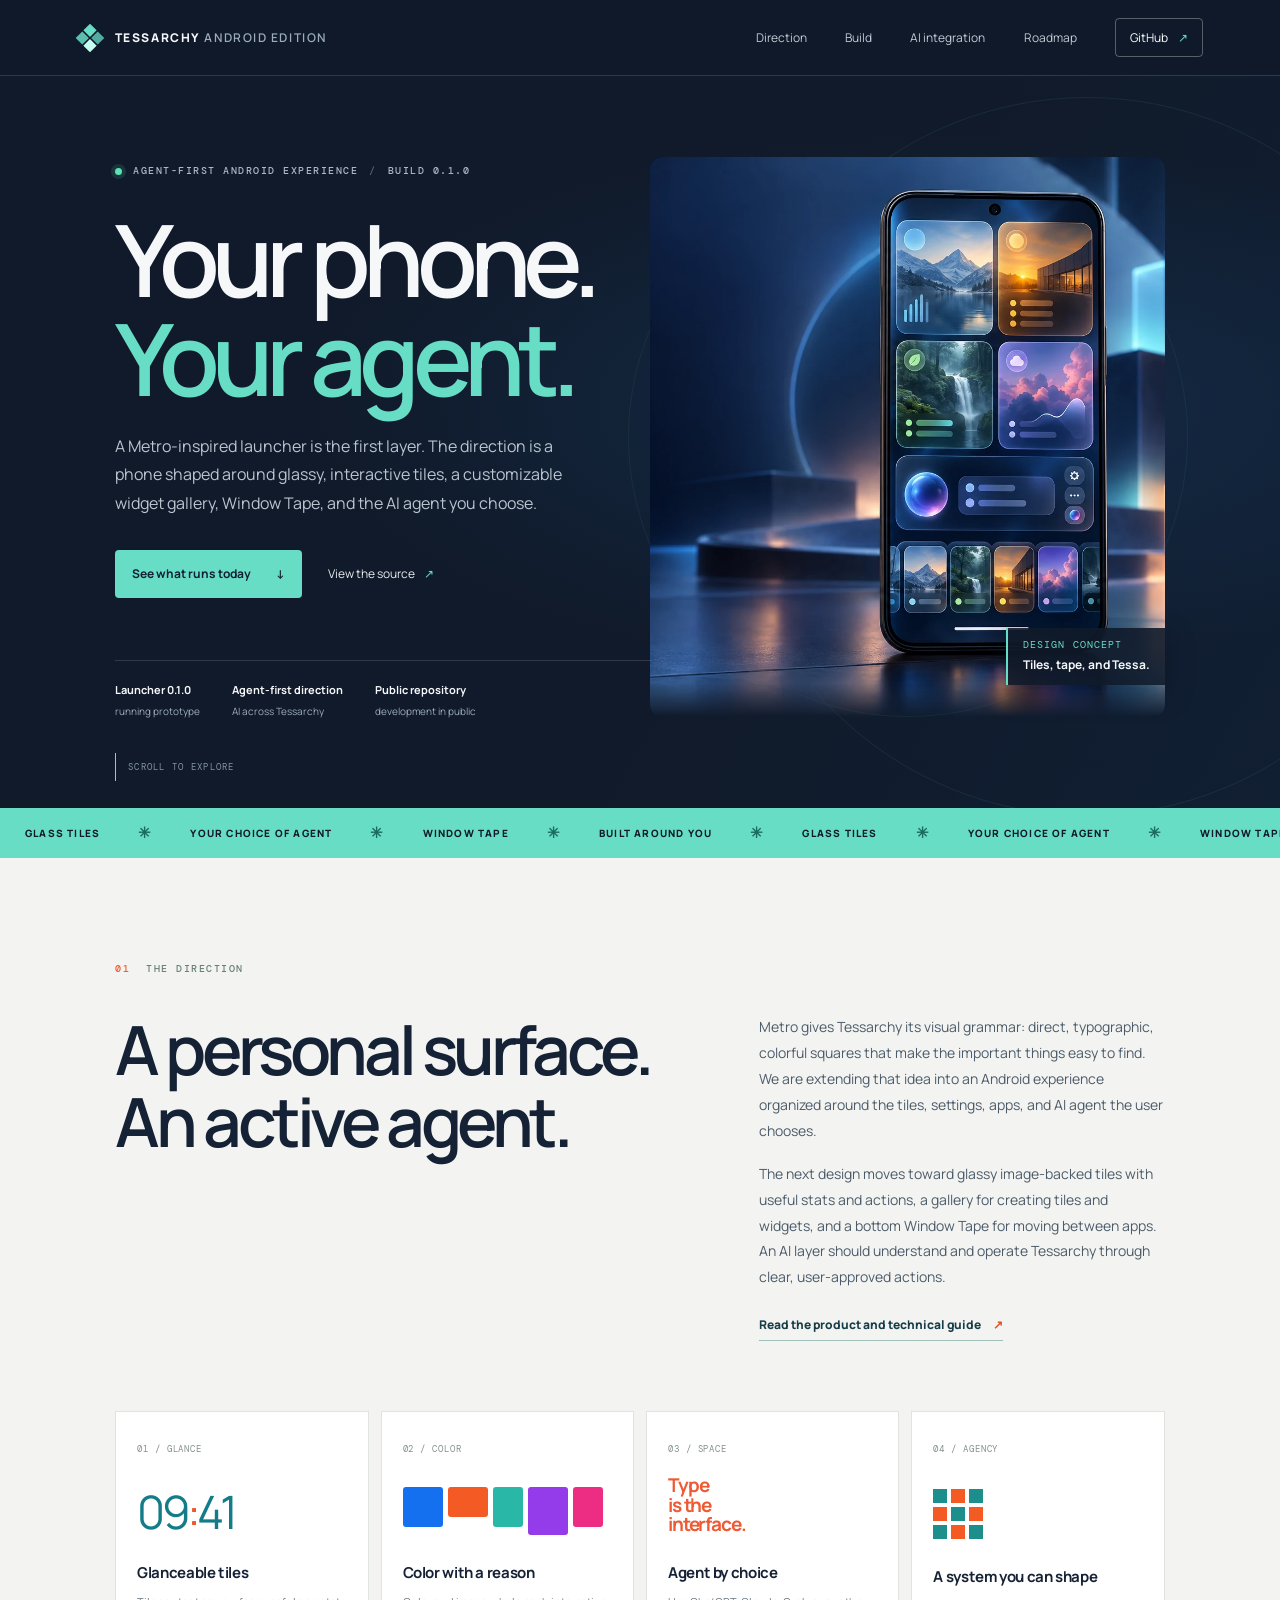
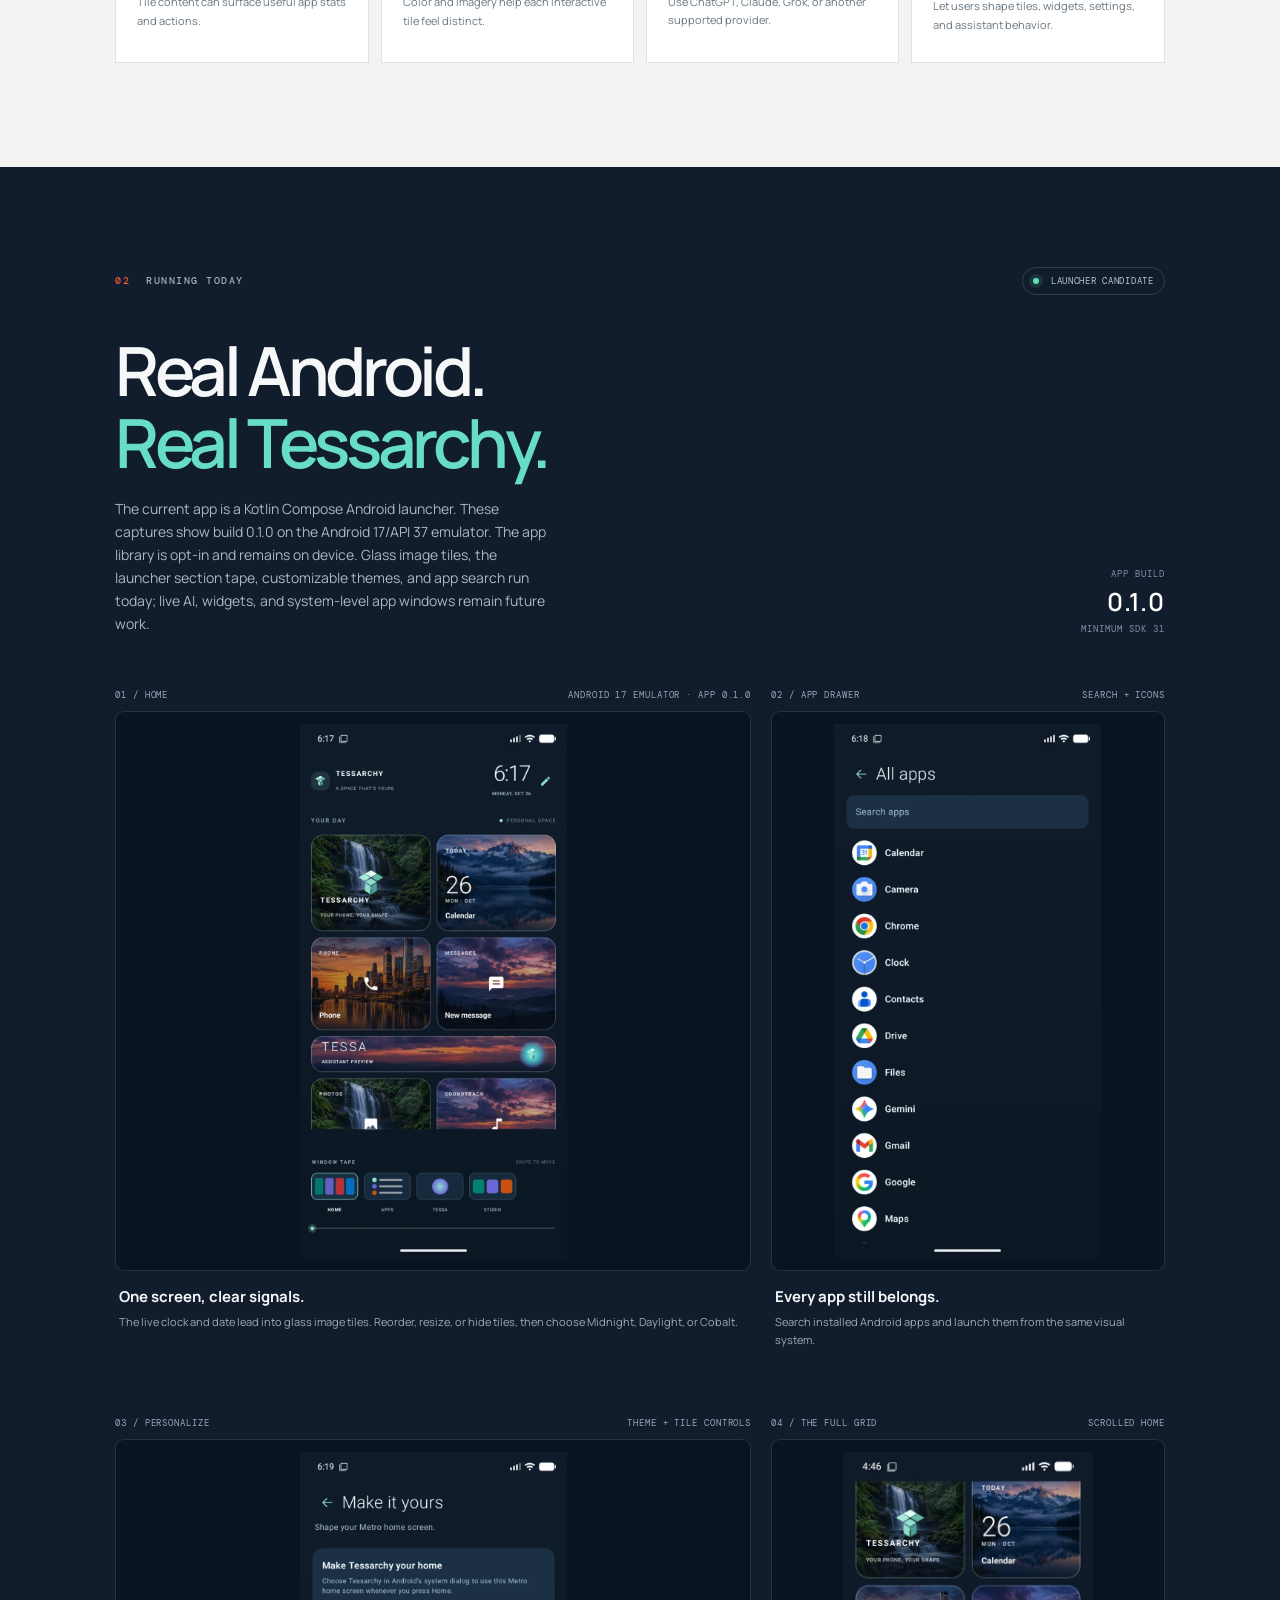
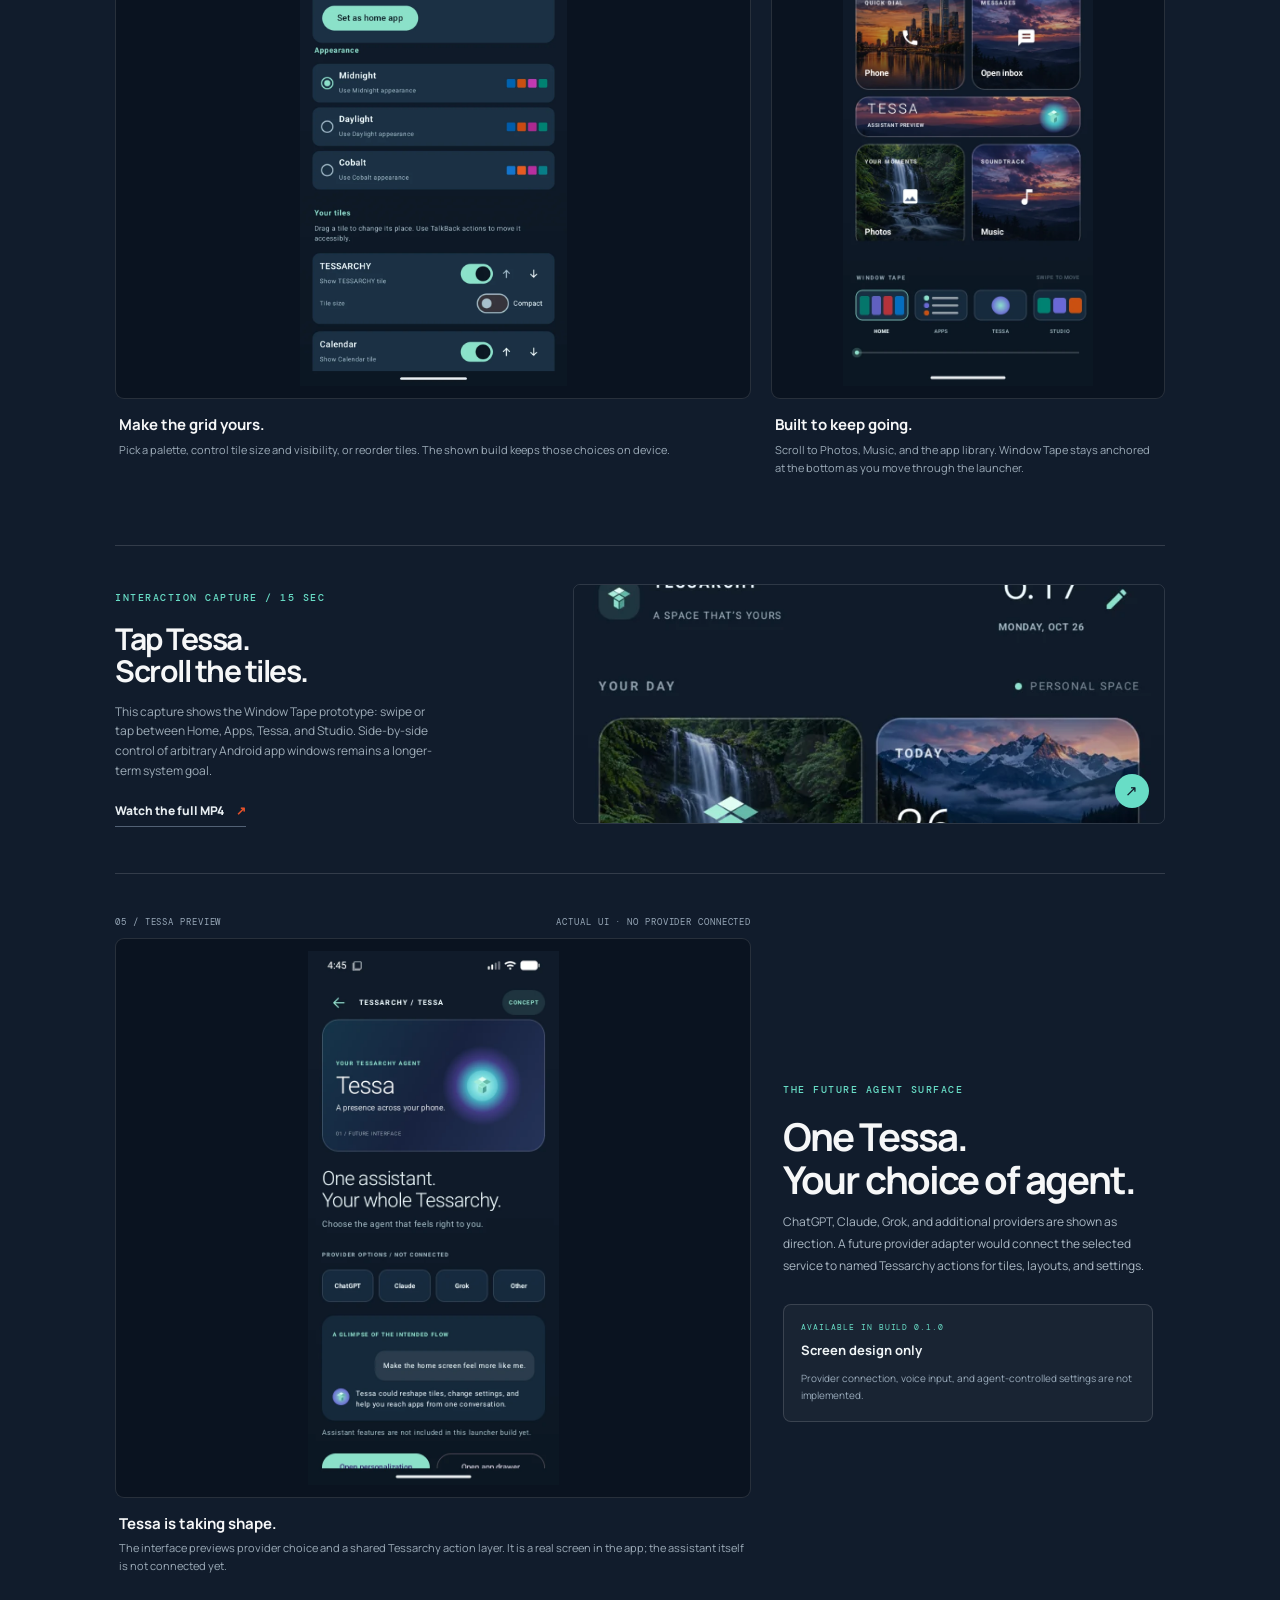
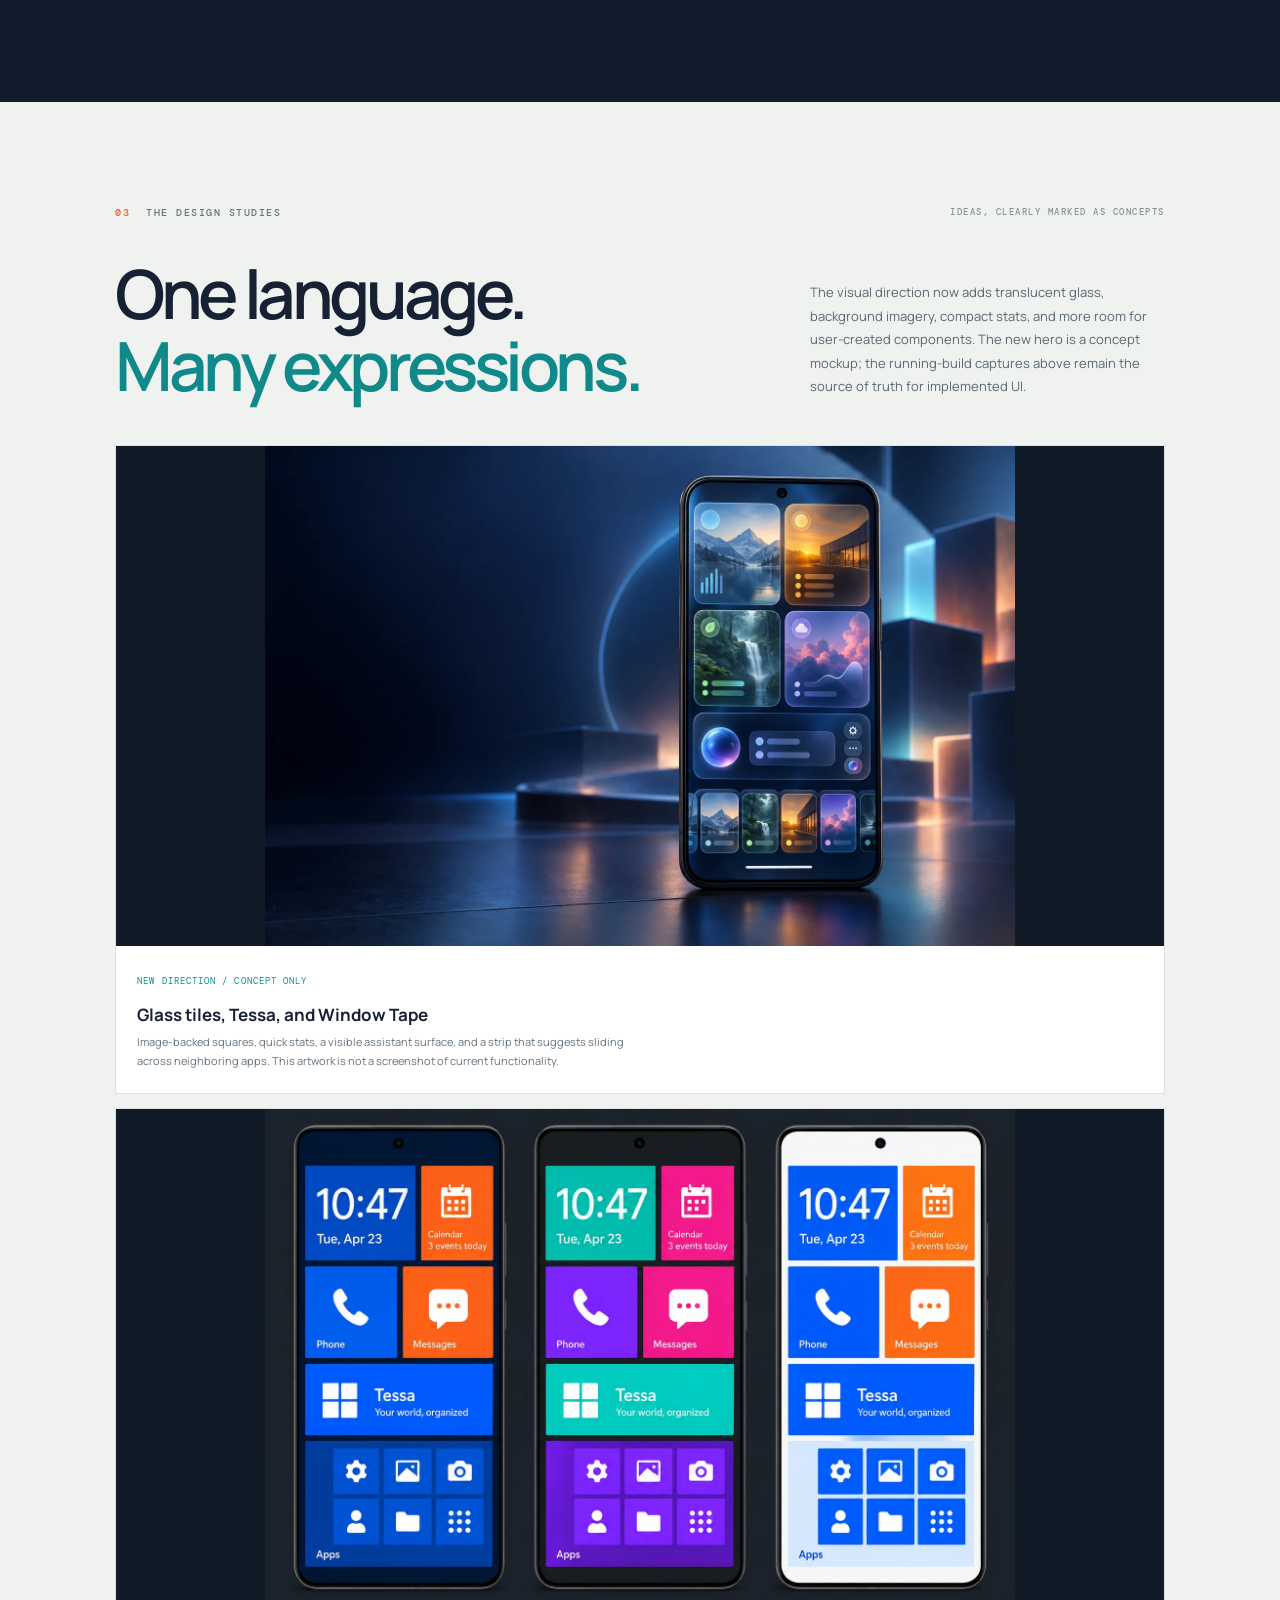
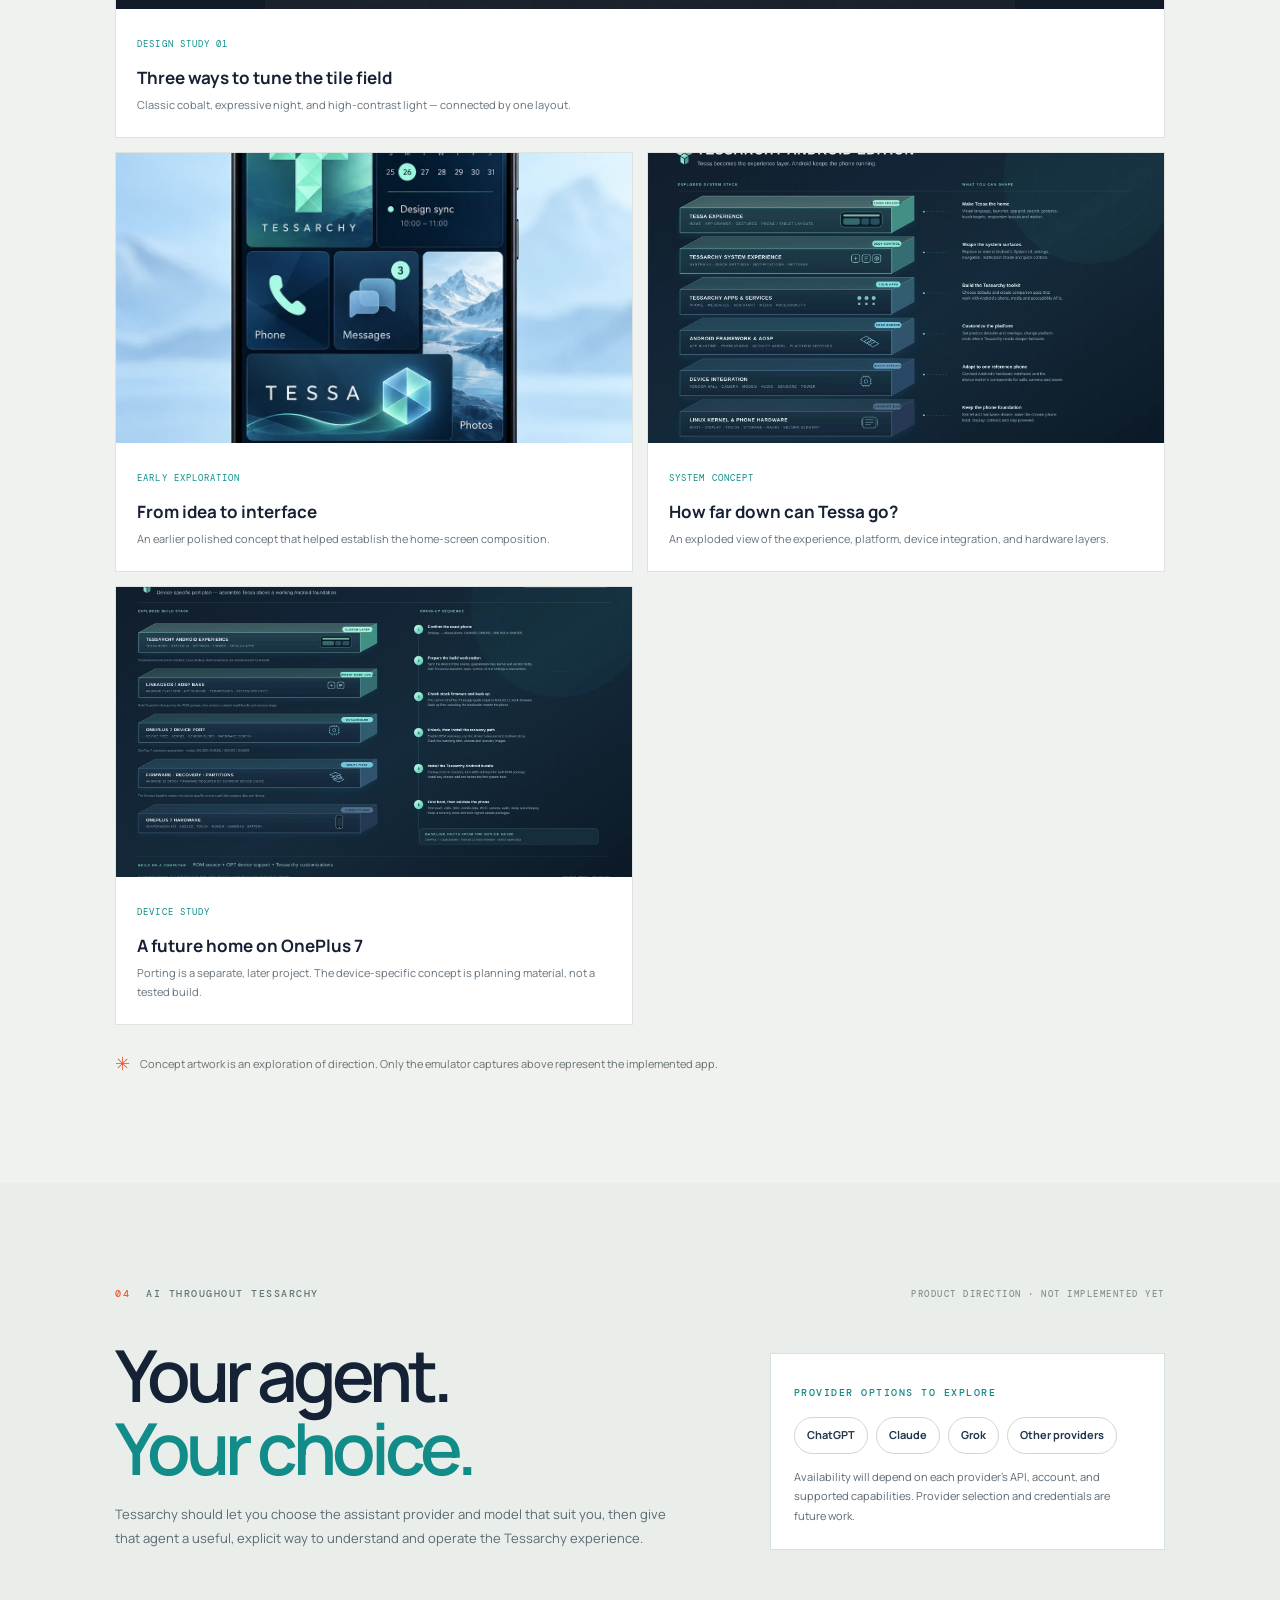
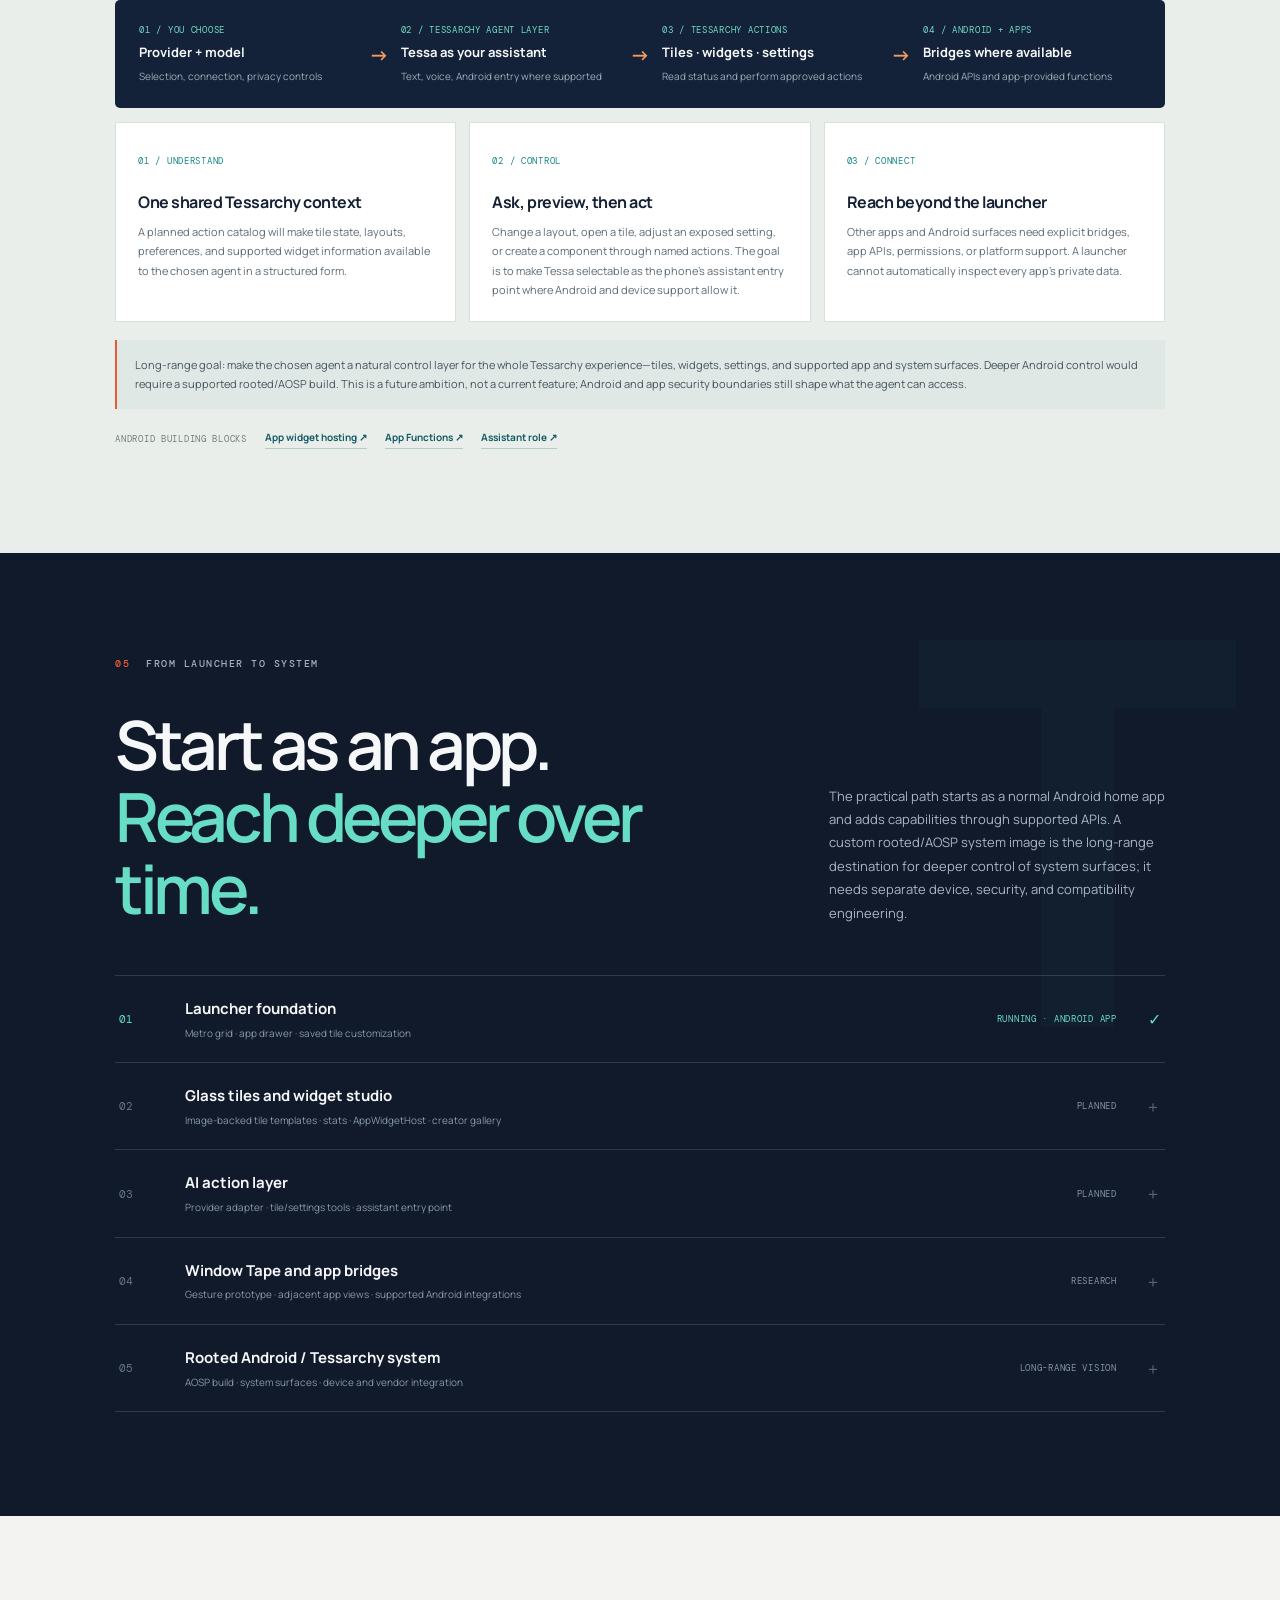
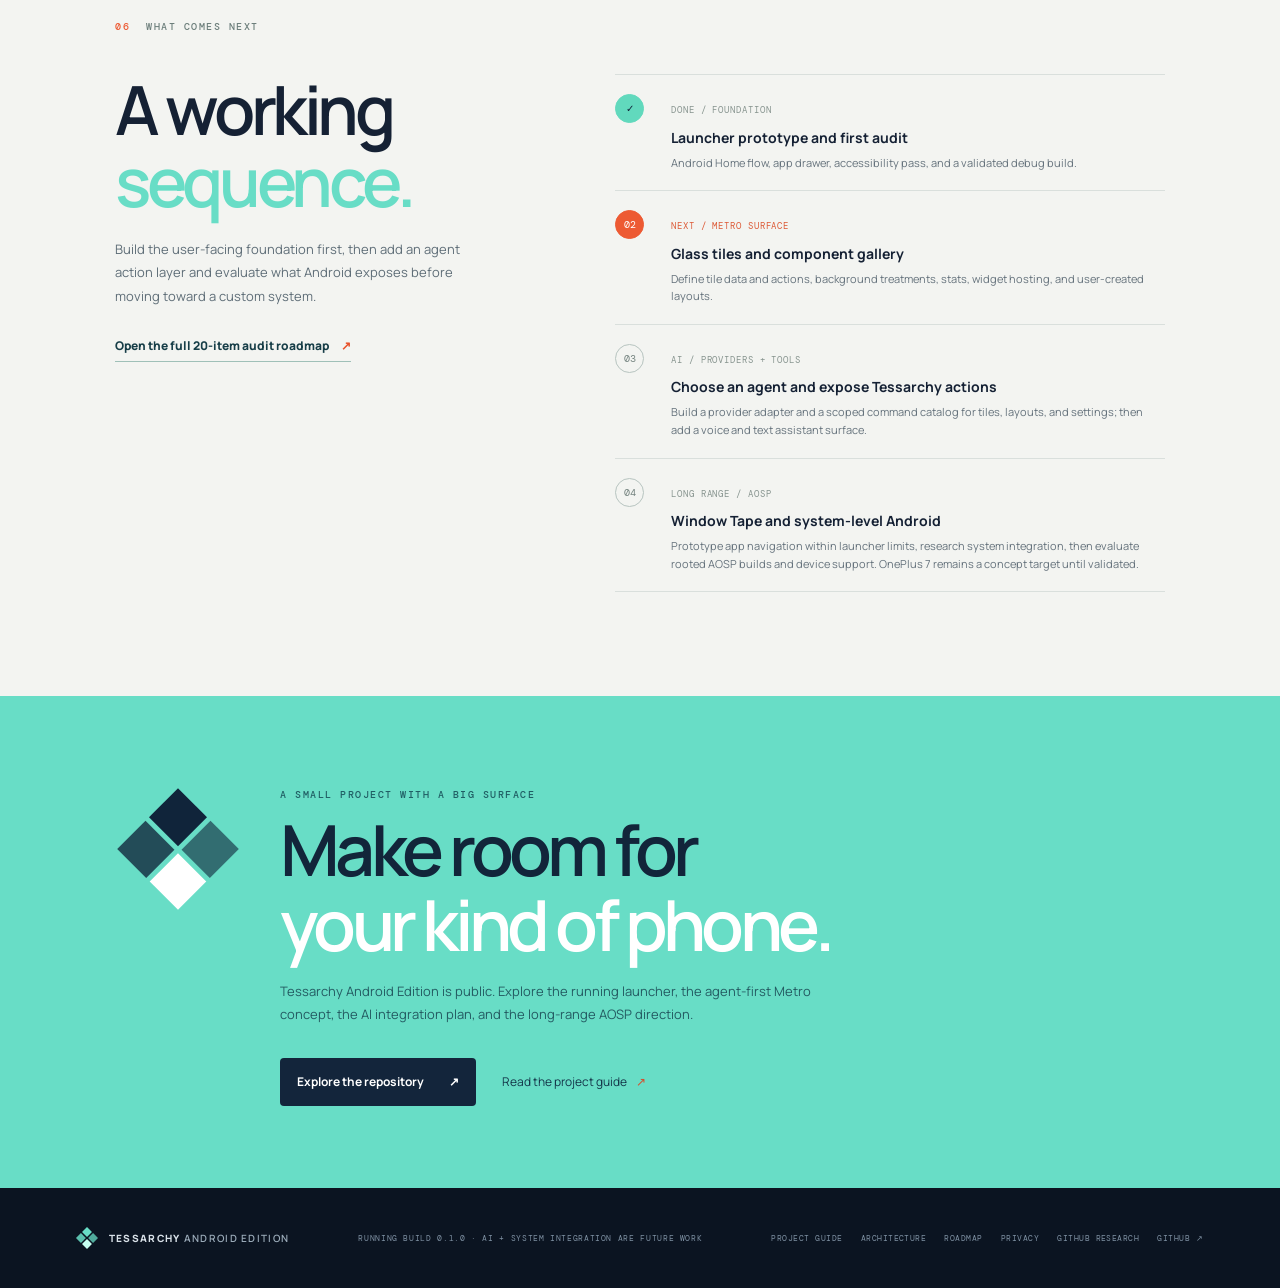
<file: docs/index.html>
<!doctype html>
<html lang="en">
  <head>
    <meta charset="utf-8" />
    <meta name="viewport" content="width=device-width, initial-scale=1" />
    <meta name="theme-color" content="#101a2a" />
    <meta
      name="description"
      content="Tessarchy Android Edition is an agent-first Android experience: a Metro-inspired launcher today, with a future path toward Tessarchy tiles, widgets, AI control, and deeper Android integration."
    />
    <meta property="og:title" content="Tessarchy Android Edition" />
    <meta
      property="og:description"
      content="A Metro-inspired Android launcher evolving toward glass tiles, customizable widgets, Window Tape, and a user-chosen AI agent."
    />
    <meta property="og:type" content="website" />
    <title>Tessarchy Android Edition — An agent-first Android vision</title>
    <link rel="icon" href="favicon.svg" type="image/svg+xml" />
    <link rel="preconnect" href="https://fonts.googleapis.com" />
    <link rel="preconnect" href="https://fonts.gstatic.com" crossorigin />
    <link
      href="https://fonts.googleapis.com/css2?family=DM+Mono:wght@400;500&family=Manrope:wght@400;500;600;700;800&display=swap"
      rel="stylesheet"
    />
    <link rel="stylesheet" href="site.css" />
  </head>
  <body>
    <a class="skip-link" href="#main">Skip to content</a>
    <header class="site-header">
      <a class="brand" href="#top" aria-label="Tessarchy Android Edition home">
        <span class="brand-mark" aria-hidden="true"
          ><i></i><i></i><i></i><i></i
        ></span>
        <span>TESSARCHY <b>ANDROID EDITION</b></span>
      </a>
      <button
        class="menu-toggle"
        aria-expanded="false"
        aria-controls="site-nav"
      >
        Menu
      </button>
      <nav id="site-nav" class="site-nav" aria-label="Main navigation">
        <a href="#direction">Direction</a>
        <a href="#prototype">Build</a>
        <a href="#ai">AI integration</a>
        <a href="#roadmap">Roadmap</a>
        <a
          class="nav-github"
          href="https://github.com/thediamondsaint/tessarchy-android-edition"
          >GitHub <span aria-hidden="true">↗</span></a
        >
      </nav>
    </header>

    <main id="main">
      <section class="hero" id="top">
        <div class="hero-copy">
          <p class="eyebrow">
            <span class="live-dot"></span> AGENT-FIRST ANDROID EXPERIENCE
            <span class="eyebrow-sep">/</span> BUILD 0.1.0
          </p>
          <h1>Your phone.<br /><span>Your agent.</span></h1>
          <p class="hero-deck">
            A Metro-inspired launcher is the first layer. The direction is a phone
            shaped around glassy, interactive tiles, a customizable widget
            gallery, Window Tape, and the AI agent you choose.
          </p>
          <div class="hero-actions">
            <a class="button button-light" href="#prototype"
              >See what runs today <span aria-hidden="true">↓</span></a
            >
            <a
              class="text-link"
              href="https://github.com/thediamondsaint/tessarchy-android-edition"
              >View the source <span aria-hidden="true">↗</span></a
            >
          </div>
          <div class="hero-facts" aria-label="Project status">
            <div>
              <strong>Launcher 0.1.0</strong><span>running prototype</span>
            </div>
            <div>
              <strong>Agent-first direction</strong><span>AI across Tessarchy</span>
            </div>
            <div>
              <strong>Public repository</strong
              ><span>development in public</span>
            </div>
          </div>
        </div>
        <div
          class="hero-art"
          aria-label="Design concept for an agent-first Tessarchy Android home screen"
        >
          <div class="art-orbit orbit-one"></div>
          <div class="art-orbit orbit-two"></div>
          <img
            src="media/tessarchy-agent-hero-concept.webp"
            alt="Design concept showing a phone with glass image-backed tiles, an AI assistant surface, and a strip of adjacent app cards"
            fetchpriority="high"
          />
          <div class="art-note">
            <span>DESIGN CONCEPT</span><b>Tiles, tape, and Tessa.</b>
          </div>
          <span class="art-index">VISION <i>/</i> 01</span>
        </div>
        <div class="hero-scroll"><span></span> SCROLL TO EXPLORE</div>
      </section>

      <section class="ticker" aria-label="Design principles">
        <div class="ticker-track">
          <span>GLASS TILES</span><b>✳</b><span>YOUR CHOICE OF AGENT</span
          ><b>✳</b><span>WINDOW TAPE</span><b>✳</b
          ><span>BUILT AROUND YOU</span><b>✳</b><span>GLASS TILES</span><b>✳</b
          ><span>YOUR CHOICE OF AGENT</span><b>✳</b><span>WINDOW TAPE</span><b>✳</b>
          <span>BUILT AROUND YOU</span><b>✳</b>
        </div>
      </section>

      <section class="section intro-section" id="direction">
        <div class="section-kicker">
          <span>01</span><span>THE DIRECTION</span>
        </div>
        <div class="intro-layout">
          <h2>A personal surface.<br />An active agent.</h2>
          <div class="intro-body">
            <p>
              Metro gives Tessarchy its visual grammar: direct, typographic, colorful
              squares that make the important things easy to find. We are
              extending that idea into an Android experience organized around
              the tiles, settings, apps, and AI agent the user chooses.
            </p>
            <p>
              The next design moves toward glassy image-backed tiles with useful stats
              and actions, a gallery for creating tiles and widgets, and a
              bottom Window Tape for moving between apps. An AI layer should
              understand and operate Tessarchy through clear, user-approved
              actions.
            </p>
            <a class="arrow-link" href="project-guide.html"
              >Read the product and technical guide <span>↗</span></a
            >
          </div>
        </div>
        <div class="principles-grid">
          <article class="principle-card">
            <span class="principle-no">01 / GLANCE</span>
            <div class="mini-clock">09<span>:</span>41</div>
            <h3>Glanceable tiles</h3>
            <p>Tile content can surface useful app stats and actions.</p>
          </article>
          <article class="principle-card tile-card">
            <span class="principle-no">02 / COLOR</span>
            <div class="mini-tiles" aria-hidden="true">
              <i></i><i></i><i></i><i></i><i></i>
            </div>
            <h3>Color with a reason</h3>
            <p>
              Color and imagery help each interactive tile feel distinct.
            </p>
          </article>
          <article class="principle-card">
            <span class="principle-no">03 / SPACE</span>
            <div class="mini-type">Type<br />is the<br />interface.</div>
            <h3>Agent by choice</h3>
            <p>
              Use ChatGPT, Claude, Grok, or another supported provider.
            </p>
          </article>
          <article class="principle-card">
            <span class="principle-no">04 / AGENCY</span>
            <div class="mini-grid">
              <i></i><i></i><i></i><i></i><i></i><i></i><i></i><i></i><i></i>
            </div>
            <h3>A system you can shape</h3>
            <p>Let users shape tiles, widgets, settings, and assistant behavior.</p>
          </article>
        </div>
      </section>

      <section class="prototype-section" id="prototype">
        <div class="section dark-section">
          <div class="section-kicker">
            <span>02</span><span>RUNNING TODAY</span
            ><span class="status-pill"><i></i> LAUNCHER CANDIDATE</span>
          </div>
          <div class="prototype-heading">
            <div>
              <h2>Real Android.<br /><span>Real Tessarchy.</span></h2>
              <p>
                The current app is a Kotlin Compose Android launcher. These captures show
                build 0.1.0 on the Android 17/API 37 emulator. The app library is
                opt-in and remains on device. Glass image tiles, the launcher section tape,
                customizable themes, and app search run today; live AI, widgets, and
                system-level app windows remain future work.
              </p>
            </div>
            <div class="build-tag">
              <span>APP BUILD</span><strong>0.1.0</strong
              ><span>MINIMUM SDK 31</span>
            </div>
          </div>
          <div class="demo-layout">
            <div class="demo-main">
              <div class="image-label">
                <span>01 / HOME</span><span>ANDROID 17 EMULATOR · APP 0.1.0</span>
              </div>
              <a
                class="screenshot-frame home-shot"
                href="media/tae-home.webp"
                target="_blank"
                rel="noreferrer"
                ><img
                  src="media/tae-home.webp"
                  alt="Android 17 emulator screenshot of the signed Tessarchy release candidate with a compact live clock, glass image-backed tiles, Tessa preview tile, and bottom Window Tape"
                  loading="lazy"
              /></a>
              <div class="demo-caption">
                <h3>One screen, clear signals.</h3>
                <p>
                  The live clock and date lead into glass image tiles. Reorder, resize, or hide tiles, then choose Midnight, Daylight, or Cobalt.
                </p>
              </div>
            </div>
            <aside class="demo-side">
              <div class="image-label">
                <span>02 / APP DRAWER</span><span>SEARCH + ICONS</span>
              </div>
              <a
                class="screenshot-frame drawer-shot"
                href="media/tae-apps-drawer.webp"
                target="_blank"
                rel="noreferrer"
                ><img
                  src="media/tae-apps-drawer.webp"
                  alt="Actual emulator screenshot of the searchable installed apps drawer, showing application icons beside each app name"
                  loading="lazy"
              /></a>
              <div class="demo-caption">
                <h3>Every app still belongs.</h3>
                <p>
                  Search installed Android apps and launch them from the same
                  visual system.
                </p>
              </div>
            </aside>
          </div>
          <div class="demo-layout">
            <div class="demo-main">
              <div class="image-label">
                <span>03 / PERSONALIZE</span><span>THEME + TILE CONTROLS</span>
              </div>
              <a
                class="screenshot-frame home-shot"
                href="media/tae-personalize-release-candidate.webp"
                target="_blank"
                rel="noreferrer"
                ><img
                  src="media/tae-personalize-release-candidate.webp"
                  alt="Actual emulator screenshot of Tessarchy personalization, showing three themes and editable tile controls"
                  loading="lazy"
              /></a>
              <div class="demo-caption">
                <h3>Make the grid yours.</h3>
                <p>
                  Pick a palette, control tile size and visibility, or reorder tiles. The
                  shown build keeps those choices on device.
                </p>
              </div>
            </div>
            <aside class="demo-side">
              <div class="image-label">
                <span>04 / THE FULL GRID</span><span>SCROLLED HOME</span>
              </div>
              <a
                class="screenshot-frame drawer-shot"
                href="media/tae-home-scroll-release-candidate.webp"
                target="_blank"
                rel="noreferrer"
                ><img
                  src="media/tae-home-scroll-release-candidate.webp"
                  alt="Current Android 17 emulator screenshot of the scrolled Tessarchy launcher with image tiles and the persistent bottom Window Tape"
                  loading="lazy"
              /></a>
              <div class="demo-caption">
                <h3>Built to keep going.</h3>
                <p>
                  Scroll to Photos, Music, and the app library. Window Tape stays anchored at the bottom as you move through the launcher.
                </p>
              </div>
            </aside>
          </div>
          <div class="gif-row">
            <div class="gif-copy">
              <span class="mono-label">INTERACTION CAPTURE / 15 SEC</span>
              <h3>Tap Tessa.<br />Scroll the tiles.</h3>
              <p>
                This capture shows the Window Tape prototype: swipe or tap between Home, Apps, Tessa, and Studio. Side-by-side control of arbitrary Android app windows remains a longer-term system goal.
              </p>
              <a class="arrow-link arrow-light" href="media/tae-scroll-tap.mp4"
                >Watch the full MP4 <span>↗</span></a
              >
            </div>
            <a
              class="gif-screen"
              href="media/tae-scroll-tap.gif"
              target="_blank"
              rel="noreferrer"
              ><video autoplay muted loop playsinline preload="metadata" poster="media/tae-home.webp" aria-label="Window Tape interaction recording showing a swipe and navigation among Tessarchy launcher spaces">
                <source src="media/tae-scroll-tap.mp4" type="video/mp4" />
              </video><span class="play-badge" aria-hidden="true">↗</span></a
            >
          </div>
          <div class="demo-layout tessa-demo-layout">
            <div class="demo-main">
              <div class="image-label">
                <span>05 / TESSA PREVIEW</span><span>ACTUAL UI · NO PROVIDER CONNECTED</span>
              </div>
              <a class="screenshot-frame home-shot" href="media/tae-tessa-preview.webp" target="_blank" rel="noreferrer">
                <img src="media/tae-tessa-preview.webp" alt="Tessarchy's Tessa preview screen showing a future agent interface, provider choices, and an example of controlling Tessarchy tiles and settings; no AI provider is connected" loading="lazy" />
              </a>
              <div class="demo-caption">
                <h3>Tessa is taking shape.</h3>
                <p>The interface previews provider choice and a shared Tessarchy action layer. It is a real screen in the app; the assistant itself is not connected yet.</p>
              </div>
            </div>
            <aside class="demo-side tessa-demo-note">
              <span class="mono-label">THE FUTURE AGENT SURFACE</span>
              <h3>One Tessa.<br />Your choice of agent.</h3>
              <p>ChatGPT, Claude, Grok, and additional providers are shown as direction. A future provider adapter would connect the selected service to named Tessarchy actions for tiles, layouts, and settings.</p>
              <div class="tessa-note-card"><span>AVAILABLE IN BUILD 0.1.0</span><strong>Screen design only</strong><small>Provider connection, voice input, and agent-controlled settings are not implemented.</small></div>
            </aside>
          </div>
        </div>
      </section>

      <section class="section concept-section" id="concepts">
        <div class="section-kicker">
          <span>03</span><span>THE DESIGN STUDIES</span
          ><span class="section-kicker-note"
            >IDEAS, CLEARLY MARKED AS CONCEPTS</span
          >
        </div>
        <div class="concept-heading">
          <h2>One language.<br /><span>Many expressions.</span></h2>
          <p>
            The visual direction now adds translucent glass, background imagery,
            compact stats, and more room for user-created components. The new
            hero is a concept mockup; the running-build captures above remain
            the source of truth for implemented UI.
          </p>
        </div>
        <div class="concept-grid">
          <article class="concept-card concept-wide">
            <a href="media/tessarchy-agent-hero-concept.webp" target="_blank" rel="noreferrer">
              <img src="media/tessarchy-agent-hero-concept.webp" alt="Agent-first Tessarchy concept with glass tiles, an assistant panel, and a bottom strip of adjacent apps" loading="lazy" />
            </a>
            <div class="concept-meta">
              <span>NEW DIRECTION / CONCEPT ONLY</span>
              <h3>Glass tiles, Tessa, and Window Tape</h3>
              <p>Image-backed squares, quick stats, a visible assistant surface, and a strip that suggests sliding across neighboring apps. This artwork is not a screenshot of current functionality.</p>
            </div>
          </article>
          <article class="concept-card concept-wide">
            <a
              href="media/metro-theme-directions.webp"
              target="_blank"
              rel="noreferrer"
              ><img
                src="media/metro-theme-directions.webp"
                alt="Three Metro launcher concept directions: navy with blue and orange, charcoal with teal and violet, and a light high-contrast theme"
                loading="lazy"
            /></a>
            <div class="concept-meta">
              <span>DESIGN STUDY 01</span>
              <h3>Three ways to tune the tile field</h3>
              <p>
                Classic cobalt, expressive night, and high-contrast light —
                connected by one layout.
              </p>
            </div>
          </article>
          <article class="concept-card">
            <a
              href="media/earlier-live-tiles-concept.webp"
              target="_blank"
              rel="noreferrer"
              ><img
                src="media/earlier-live-tiles-concept.webp"
                alt="Earlier Tessarchy launcher concept rendered on a smartphone"
                loading="lazy"
            /></a>
            <div class="concept-meta">
              <span>EARLY EXPLORATION</span>
              <h3>From idea to interface</h3>
              <p>
                An earlier polished concept that helped establish the
                home-screen composition.
              </p>
            </div>
          </article>
          <article class="concept-card">
            <a
              href="media/system-stack-concept.webp"
              target="_blank"
              rel="noreferrer"
              ><img
                src="media/system-stack-concept.webp"
                alt="Exploded diagram concept showing Tessarchy experience layers above Android and device foundations"
                loading="lazy"
            /></a>
            <div class="concept-meta">
              <span>SYSTEM CONCEPT</span>
              <h3>How far down can Tessa go?</h3>
              <p>
                An exploded view of the experience, platform, device
                integration, and hardware layers.
              </p>
            </div>
          </article>
          <article class="concept-card">
            <a
              href="media/oneplus-7-port-concept.webp"
              target="_blank"
              rel="noreferrer"
              ><img
                src="media/oneplus-7-port-concept.webp"
                alt="OnePlus 7 concept board for a future Android platform port"
                loading="lazy"
            /></a>
            <div class="concept-meta">
              <span>DEVICE STUDY</span>
              <h3>A future home on OnePlus 7</h3>
              <p>
                Porting is a separate, later project. The device-specific
                concept is planning material, not a tested build.
              </p>
            </div>
          </article>
        </div>
        <p class="concept-disclaimer">
          <span>✳</span> Concept artwork is an exploration of direction. Only
          the emulator captures above represent the implemented app.
        </p>
      </section>

      <section class="ai-section section" id="ai">
        <div class="section-kicker"><span>04</span><span>AI THROUGHOUT TESSARCHY</span><span class="section-kicker-note">PRODUCT DIRECTION · NOT IMPLEMENTED YET</span></div>
        <div class="ai-heading">
          <div><h2>Your agent.<br /><span>Your choice.</span></h2><p>Tessarchy should let you choose the assistant provider and model that suit you, then give that agent a useful, explicit way to understand and operate the Tessarchy experience.</p></div>
          <div class="provider-panel"><span class="mono-label">PROVIDER OPTIONS TO EXPLORE</span><div class="provider-chips"><span>ChatGPT</span><span>Claude</span><span>Grok</span><span>Other providers</span></div><p>Availability will depend on each provider’s API, account, and supported capabilities. Provider selection and credentials are future work.</p></div>
        </div>
        <div class="ai-flow" aria-label="Planned AI integration flow"><div><span>01 / YOU CHOOSE</span><strong>Provider + model</strong><small>Selection, connection, privacy controls</small></div><b aria-hidden="true">→</b><div><span>02 / TESSARCHY AGENT LAYER</span><strong>Tessa as your assistant</strong><small>Text, voice, Android entry where supported</small></div><b aria-hidden="true">→</b><div><span>03 / TESSARCHY ACTIONS</span><strong>Tiles · widgets · settings</strong><small>Read status and perform approved actions</small></div><b aria-hidden="true">→</b><div><span>04 / ANDROID + APPS</span><strong>Bridges where available</strong><small>Android APIs and app-provided functions</small></div></div>
        <div class="ai-capabilities">
          <article><span>01 / UNDERSTAND</span><h3>One shared Tessarchy context</h3><p>A planned action catalog will make tile state, layouts, preferences, and supported widget information available to the chosen agent in a structured form.</p></article>
          <article><span>02 / CONTROL</span><h3>Ask, preview, then act</h3><p>Change a layout, open a tile, adjust an exposed setting, or create a component through named actions. The goal is to make Tessa selectable as the phone’s assistant entry point where Android and device support allow it.</p></article>
          <article><span>03 / CONNECT</span><h3>Reach beyond the launcher</h3><p>Other apps and Android surfaces need explicit bridges, app APIs, permissions, or platform support. A launcher cannot automatically inspect every app’s private data.</p></article>
        </div>
        <p class="ai-note">Long-range goal: make the chosen agent a natural control layer for the whole Tessarchy experience—tiles, widgets, settings, and supported app and system surfaces. Deeper Android control would require a supported rooted/AOSP build. This is a future ambition, not a current feature; Android and app security boundaries still shape what the agent can access.</p>
        <div class="ai-references"><span>ANDROID BUILDING BLOCKS</span><a href="https://developer.android.com/develop/ui/views/appwidgets/host" target="_blank" rel="noreferrer">App widget hosting ↗</a><a href="https://developer.android.com/ai/appfunctions" target="_blank" rel="noreferrer">App Functions ↗</a><a href="https://developer.android.com/reference/android/app/role/RoleManager" target="_blank" rel="noreferrer">Assistant role ↗</a></div>
      </section>

      <section class="layers-section">
        <div class="section layers-inner">
          <div class="section-kicker">
            <span>05</span><span>FROM LAUNCHER TO SYSTEM</span>
          </div>
          <div class="layers-heading">
            <h2>Start as an app.<br /><span>Reach deeper over time.</span></h2>
            <p>
              The practical path starts as a normal Android home app and adds capabilities
              through supported APIs. A custom rooted/AOSP system image is the
              long-range destination for deeper control of system surfaces; it
              needs separate device, security, and compatibility engineering.
            </p>
          </div>
          <div class="stack-list">
            <article class="stack-row stack-active"><span class="stack-index">01</span><div class="stack-title"><h3>Launcher foundation</h3><p>Metro grid · app drawer · saved tile customization</p></div><span class="stack-state">RUNNING · ANDROID APP</span><span class="stack-sign">✓</span></article>
            <article class="stack-row"><span class="stack-index">02</span><div class="stack-title"><h3>Glass tiles and widget studio</h3><p>Image-backed tile templates · stats · AppWidgetHost · creator gallery</p></div><span class="stack-state">PLANNED</span><span class="stack-sign">＋</span></article>
            <article class="stack-row"><span class="stack-index">03</span><div class="stack-title"><h3>AI action layer</h3><p>Provider adapter · tile/settings tools · assistant entry point</p></div><span class="stack-state">PLANNED</span><span class="stack-sign">＋</span></article>
            <article class="stack-row"><span class="stack-index">04</span><div class="stack-title"><h3>Window Tape and app bridges</h3><p>Gesture prototype · adjacent app views · supported Android integrations</p></div><span class="stack-state">RESEARCH</span><span class="stack-sign">＋</span></article>
            <article class="stack-row"><span class="stack-index">05</span><div class="stack-title"><h3>Rooted Android / Tessarchy system</h3><p>AOSP build · system surfaces · device and vendor integration</p></div><span class="stack-state">LONG-RANGE VISION</span><span class="stack-sign">＋</span></article>
          </div>
        </div>
      </section>

      <section class="section roadmap-section" id="roadmap">
        <div class="section-kicker">
          <span>06</span><span>WHAT COMES NEXT</span>
        </div>
        <div class="roadmap-layout">
          <div>
            <h2>A working<br /><span>sequence.</span></h2>
            <p>
              Build the user-facing foundation first, then add an agent action layer and
              evaluate what Android exposes before moving toward a custom system.
            </p>
            <a class="arrow-link" href="audit-roadmap.html"
              >Open the full 20-item audit roadmap <span>↗</span></a
            >
          </div>
          <div class="milestone-list">
            <article class="milestone done">
              <span class="milestone-marker">✓</span>
              <div>
                <span>DONE / FOUNDATION</span>
                <h3>Launcher prototype and first audit</h3>
                <p>
                  Android Home flow, app drawer, accessibility pass, and a
                  validated debug build.
                </p>
              </div>
            </article>
            <article class="milestone current">
              <span class="milestone-marker">02</span>
              <div>
                <span>NEXT / METRO SURFACE</span>
                <h3>Glass tiles and component gallery</h3>
                <p>Define tile data and actions, background treatments, stats, widget hosting, and user-created layouts.</p>
              </div>
            </article>
            <article class="milestone">
              <span class="milestone-marker">03</span>
              <div>
                <span>AI / PROVIDERS + TOOLS</span>
                <h3>Choose an agent and expose Tessarchy actions</h3>
                <p>Build a provider adapter and a scoped command catalog for tiles, layouts, and settings; then add a voice and text assistant surface.</p>
              </div>
            </article>
            <article class="milestone">
              <span class="milestone-marker">04</span>
              <div>
                <span>LONG RANGE / AOSP</span>
                <h3>Window Tape and system-level Android</h3>
                <p>Prototype app navigation within launcher limits, research system integration, then evaluate rooted AOSP builds and device support. OnePlus 7 remains a concept target until validated.</p>
              </div>
            </article>
          </div>
        </div>
      </section>

      <section class="cta-section">
        <div class="cta-grid">
          <div class="cta-mark" aria-hidden="true">
            <i></i><i></i><i></i><i></i>
          </div>
          <div>
            <p class="eyebrow">A SMALL PROJECT WITH A BIG SURFACE</p>
            <h2>Make room for<br /><span>your kind of phone.</span></h2>
            <p class="cta-copy">
              Tessarchy Android Edition is public. Explore the running launcher,
              the agent-first Metro concept, the AI integration plan, and the
              long-range AOSP direction.
            </p>
            <div class="hero-actions">
              <a
                class="button button-dark"
                href="https://github.com/thediamondsaint/tessarchy-android-edition"
                >Explore the repository <span aria-hidden="true">↗</span></a
              ><a class="text-link text-link-dark" href="project-guide.html"
                >Read the project guide <span aria-hidden="true">↗</span></a
              >
            </div>
          </div>
        </div>
      </section>
    </main>

    <footer class="site-footer">
      <a class="brand footer-brand" href="#top"
        ><span class="brand-mark" aria-hidden="true"
          ><i></i><i></i><i></i><i></i></span
        ><span>TESSARCHY <b>ANDROID EDITION</b></span></a
      ><span>RUNNING BUILD 0.1.0 · AI + SYSTEM INTEGRATION ARE FUTURE WORK</span>
      <div>
        <a href="project-guide.html">PROJECT GUIDE</a
        ><a href="architecture.html">ARCHITECTURE</a
        ><a href="audit-roadmap.html">ROADMAP</a
        ><a href="privacy.html">PRIVACY</a
        ><a href="github-research.html">GITHUB RESEARCH</a
        ><a href="https://github.com/thediamondsaint/tessarchy-android-edition"
          >GITHUB ↗</a
        >
      </div>
    </footer>

    <script src="site.js"></script>
  </body>
</html>
</file>
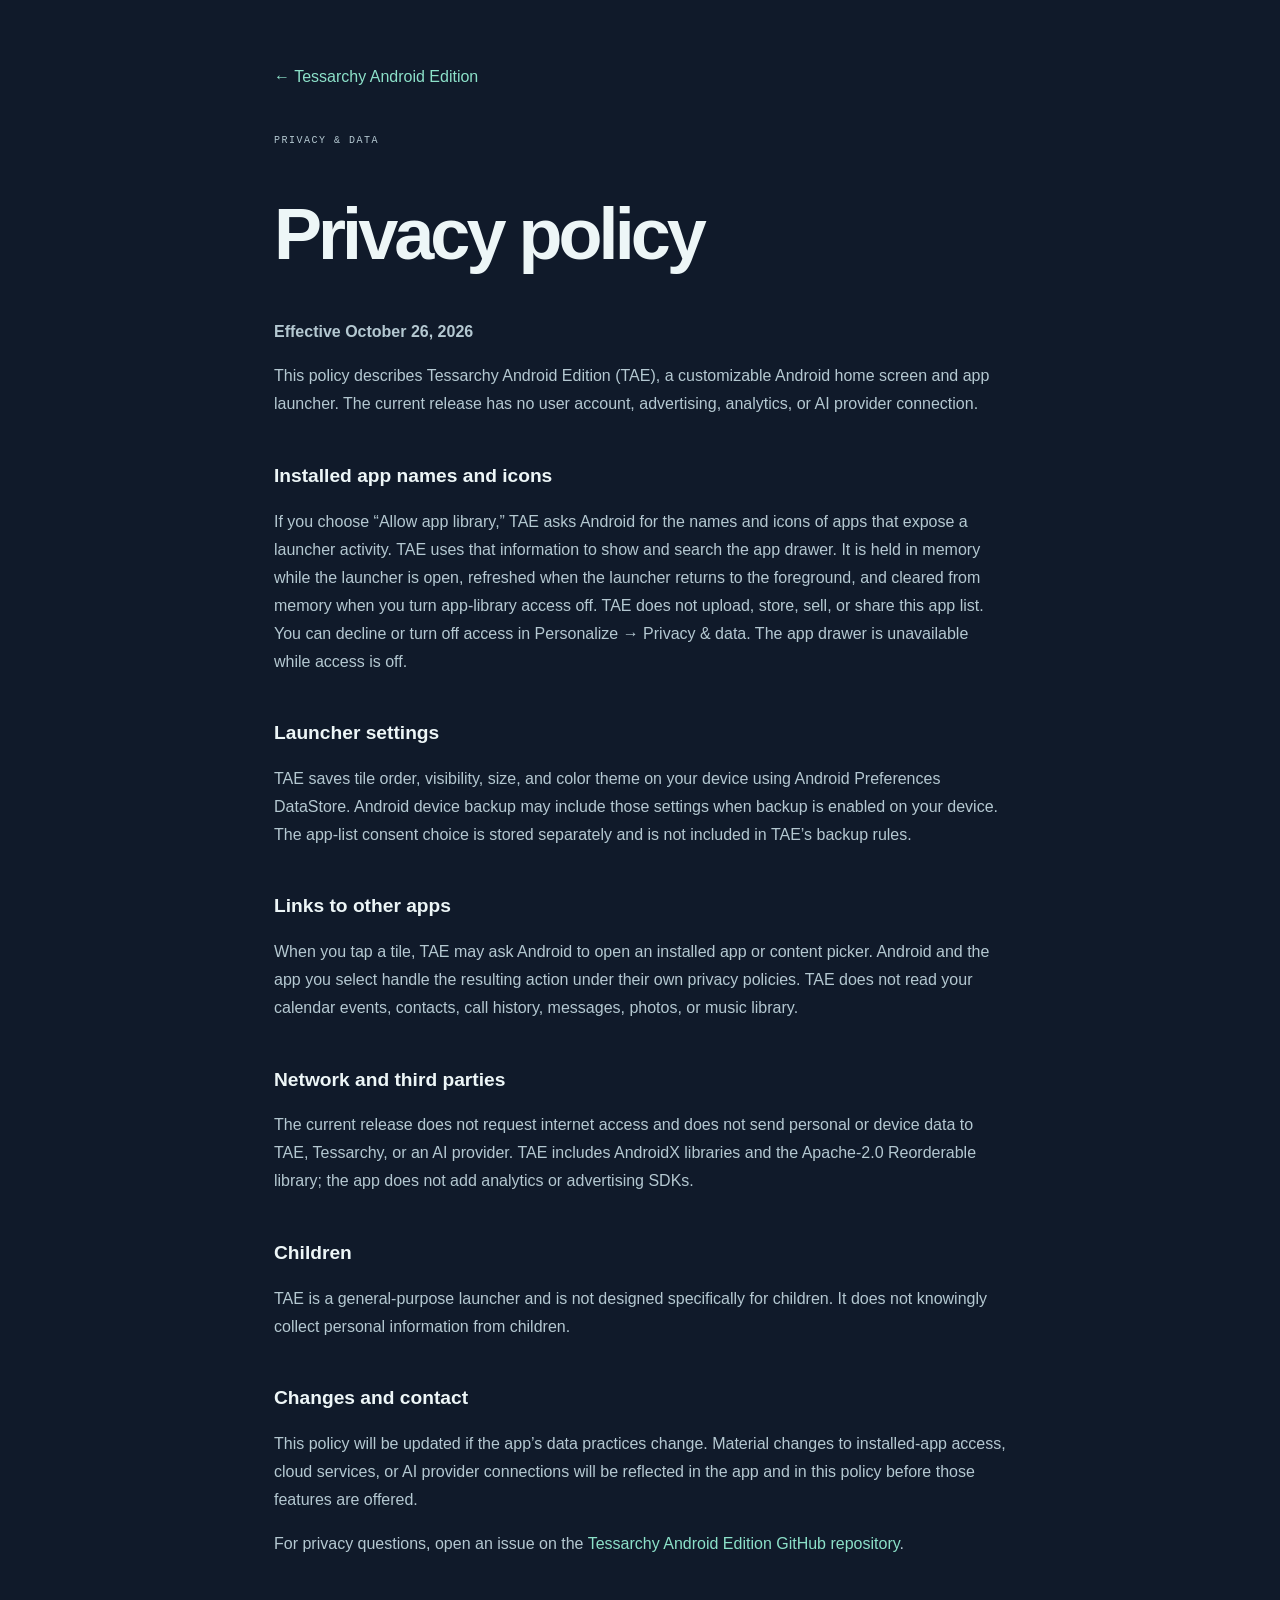
<file: docs/privacy.html>
<!doctype html>
<html lang="en">
  <head>
    <meta charset="utf-8" />
    <meta name="viewport" content="width=device-width, initial-scale=1" />
    <meta name="robots" content="index,follow" />
    <title>Privacy policy · Tessarchy Android Edition</title>
    <meta name="description" content="Privacy policy for Tessarchy Android Edition, a Metro-inspired Android launcher." />
    <link rel="canonical" href="https://thediamondsaint.github.io/tessarchy-android-edition/privacy.html" />
    <link rel="stylesheet" href="site.css" />
    <style>
      .privacy-page { max-width: 780px; margin: 0 auto; padding: 4rem 1.5rem; color: #edf6f7; }
      .privacy-page h1 { font-size: clamp(2.4rem, 8vw, 4.5rem); letter-spacing: -.055em; line-height: 1; }
      .privacy-page h2 { margin-top: 2.6rem; font-size: 1.2rem; }
      .privacy-page p, .privacy-page li { color: #b4c8d1; line-height: 1.75; }
      .privacy-page a { color: #8ce1c9; }
      .privacy-back { display: inline-block; margin-bottom: 2rem; }
    </style>
  </head>
  <body>
    <main class="privacy-page">
      <a class="privacy-back" href="./">← Tessarchy Android Edition</a>
      <p class="eyebrow">PRIVACY &amp; DATA</p>
      <h1>Privacy policy</h1>
      <p><strong>Effective October 26, 2026</strong></p>
      <p>This policy describes Tessarchy Android Edition (TAE), a customizable Android home screen and app launcher. The current release has no user account, advertising, analytics, or AI provider connection.</p>

      <h2>Installed app names and icons</h2>
      <p>If you choose “Allow app library,” TAE asks Android for the names and icons of apps that expose a launcher activity. TAE uses that information to show and search the app drawer. It is held in memory while the launcher is open, refreshed when the launcher returns to the foreground, and cleared from memory when you turn app-library access off. TAE does not upload, store, sell, or share this app list. You can decline or turn off access in Personalize → Privacy &amp; data. The app drawer is unavailable while access is off.</p>

      <h2>Launcher settings</h2>
      <p>TAE saves tile order, visibility, size, and color theme on your device using Android Preferences DataStore. Android device backup may include those settings when backup is enabled on your device. The app-list consent choice is stored separately and is not included in TAE’s backup rules.</p>

      <h2>Links to other apps</h2>
      <p>When you tap a tile, TAE may ask Android to open an installed app or content picker. Android and the app you select handle the resulting action under their own privacy policies. TAE does not read your calendar events, contacts, call history, messages, photos, or music library.</p>

      <h2>Network and third parties</h2>
      <p>The current release does not request internet access and does not send personal or device data to TAE, Tessarchy, or an AI provider. TAE includes AndroidX libraries and the Apache-2.0 Reorderable library; the app does not add analytics or advertising SDKs.</p>

      <h2>Children</h2>
      <p>TAE is a general-purpose launcher and is not designed specifically for children. It does not knowingly collect personal information from children.</p>

      <h2>Changes and contact</h2>
      <p>This policy will be updated if the app’s data practices change. Material changes to installed-app access, cloud services, or AI provider connections will be reflected in the app and in this policy before those features are offered.</p>
      <p>For privacy questions, open an issue on the <a href="https://github.com/thediamondsaint/tessarchy-android-edition/issues">Tessarchy Android Edition GitHub repository</a>.</p>
    </main>
  </body>
</html>
</file>
<file: docs/site.css>
:root {
  color-scheme: dark;
  --ink: #101a2a;
  --ink-2: #16243a;
  --ink-3: #1d2e45;
  --white: #f6f7f8;
  --paper: #f3f4f1;
  --muted: #a6b3c1;
  --teal: #68ddc6;
  --blue: #1570ef;
  --orange: #f45b24;
  --line: rgba(255, 255, 255, 0.14);
  --font: "Manrope", Arial, sans-serif;
  --mono: "DM Mono", monospace;
}
* {
  box-sizing: border-box;
}
html {
  scroll-behavior: smooth;
  scroll-padding-top: 88px;
}
body {
  margin: 0;
  background: var(--ink);
  color: var(--white);
  font-family: var(--font);
  font-size: 16px;
  line-height: 1.65;
  -webkit-font-smoothing: antialiased;
}
a {
  color: inherit;
  text-decoration: none;
}
img {
  display: block;
  max-width: 100%;
}
button {
  font: inherit;
}
.skip-link {
  position: absolute;
  top: -80px;
  left: 1rem;
  z-index: 100;
  background: var(--teal);
  color: var(--ink);
  padding: 0.7rem 1rem;
}
.skip-link:focus {
  top: 1rem;
}
.site-header {
  height: 76px;
  padding: 0 clamp(22px, 6vw, 96px);
  display: flex;
  align-items: center;
  justify-content: space-between;
  border-bottom: 1px solid var(--line);
  position: absolute;
  z-index: 20;
  top: 0;
  width: 100%;
  background: rgba(16, 26, 42, 0.72);
  backdrop-filter: blur(14px);
}
.brand {
  display: inline-flex;
  align-items: center;
  gap: 12px;
  font-size: 12px;
  font-weight: 800;
  letter-spacing: 0.13em;
  white-space: nowrap;
}
.brand b {
  color: #9babb9;
  font-weight: 600;
}
.brand-mark {
  position: relative;
  width: 26px;
  height: 26px;
  display: grid;
  grid-template-columns: 1fr 1fr;
  gap: 2px;
  transform: rotate(45deg) scale(0.78);
}
.brand-mark i {
  display: block;
  background: var(--teal);
}
.brand-mark i:nth-child(2) {
  opacity: 0.75;
}
.brand-mark i:nth-child(3) {
  opacity: 0.85;
}
.brand-mark i:nth-child(4) {
  background: #c6fff1;
}
.site-nav {
  display: flex;
  align-items: center;
  gap: clamp(18px, 3vw, 44px);
  font-size: 12px;
  color: #c1cbd5;
}
.site-nav a {
  transition: color 0.2s;
}
.site-nav a:hover,
.site-nav a:focus-visible {
  color: var(--teal);
}
.site-nav .nav-github {
  border: 1px solid rgba(255, 255, 255, 0.3);
  border-radius: 4px;
  padding: 9px 14px;
  color: white;
}
.nav-github span {
  padding-left: 8px;
  color: var(--teal);
}
.menu-toggle {
  display: none;
  background: transparent;
  color: white;
  border: 1px solid var(--line);
  border-radius: 4px;
  padding: 7px 11px;
}
.hero {
  min-height: 760px;
  padding: 154px clamp(22px, 9vw, 144px) 88px;
  display: grid;
  grid-template-columns: 1.02fr 0.98fr;
  align-items: center;
  position: relative;
  overflow: hidden;
  background:
    radial-gradient(
      ellipse at 73% 50%,
      rgba(25, 65, 107, 0.42),
      transparent 47%
    ),
    linear-gradient(120deg, #101a2a 0%, #101a2a 60%, #111f33 100%);
}
.hero:before {
  content: "";
  position: absolute;
  width: 56vw;
  height: 56vw;
  max-width: 800px;
  max-height: 800px;
  border: 1px solid rgba(104, 221, 198, 0.09);
  border-radius: 50%;
  right: -13vw;
  top: 12%;
  pointer-events: none;
}
.hero-copy {
  max-width: 620px;
  position: relative;
  z-index: 2;
}
.eyebrow,
.section-kicker,
.mono-label {
  font: 500 10px/1.4 var(--mono);
  letter-spacing: 0.15em;
  color: var(--teal);
}
.eyebrow {
  display: flex;
  align-items: center;
  gap: 11px;
  color: #aab8c7;
}
.live-dot,
.status-pill i {
  width: 7px;
  height: 7px;
  border-radius: 50%;
  background: #5de0b3;
  display: inline-block;
  box-shadow: 0 0 0 4px rgba(93, 224, 179, 0.13);
}
.eyebrow-sep {
  color: #516478;
}
.hero h1 {
  font-size: clamp(58px, 7.8vw, 110px);
  line-height: 0.99;
  letter-spacing: -0.075em;
  margin: 32px 0 24px;
  font-weight: 600;
}
.hero h1 span {
  color: var(--teal);
}
.hero-deck {
  font-size: 16px;
  line-height: 1.8;
  color: #bac5d0;
  max-width: 480px;
}
.hero-actions {
  display: flex;
  align-items: center;
  gap: 26px;
  margin-top: 32px;
}
.button {
  display: inline-flex;
  align-items: center;
  gap: 25px;
  padding: 14px 17px;
  border-radius: 4px;
  font-size: 12px;
  font-weight: 700;
  transition:
    transform 0.2s,
    background 0.2s;
}
.button:hover {
  transform: translateY(-2px);
}
.button-light {
  background: var(--teal);
  color: #102032;
}
.button-light:hover {
  background: #8be9d5;
}
.text-link {
  font-size: 12px;
  color: #e7ebef;
}
.text-link span {
  color: var(--teal);
  margin-left: 7px;
}
.hero-facts {
  display: flex;
  gap: 32px;
  margin-top: 62px;
  border-top: 1px solid var(--line);
  padding-top: 20px;
}
.hero-facts div {
  display: flex;
  flex-direction: column;
}
.hero-facts strong {
  font-size: 11px;
  font-weight: 700;
}
.hero-facts span {
  font-size: 10px;
  color: #9cabb9;
  margin-top: 4px;
}
.hero-art {
  height: 560px;
  position: relative;
  display: flex;
  align-items: center;
  justify-content: center;
}
.hero-art > img {
  height: 100%;
  width: auto;
  max-width: 90%;
  object-fit: contain;
  position: relative;
  z-index: 1;
  filter: drop-shadow(0 24px 38px rgba(0, 0, 0, 0.4));
  mask-image: linear-gradient(to bottom, black 94%, transparent 100%);
}
.art-orbit {
  position: absolute;
  border: 1px solid rgba(104, 221, 198, 0.12);
  border-radius: 50%;
  aspect-ratio: 1;
}
.orbit-one {
  width: 420px;
}
.orbit-two {
  width: 560px;
  border-color: rgba(104, 221, 198, 0.07);
}
.art-note {
  position: absolute;
  z-index: 2;
  right: 0;
  bottom: 32px;
  background: rgba(16, 26, 42, 0.9);
  border-left: 2px solid var(--teal);
  padding: 10px 15px;
  display: flex;
  flex-direction: column;
  box-shadow: 0 8px 28px #07101c66;
}
.art-note span,
.art-index {
  font: 10px var(--mono);
  letter-spacing: 0.11em;
  color: var(--teal);
}
.art-note b {
  font-size: 12px;
  margin-top: 4px;
}
.art-index {
  position: absolute;
  right: 10px;
  top: 40px;
  color: #8798a9;
}
.art-index i {
  font-style: normal;
  color: var(--teal);
}
.hero-scroll {
  position: absolute;
  bottom: 27px;
  left: clamp(22px, 9vw, 144px);
  font: 9px var(--mono);
  letter-spacing: 0.14em;
  color: #8393a4;
  display: flex;
  align-items: center;
  gap: 12px;
}
.hero-scroll span {
  height: 28px;
  width: 1px;
  background: var(--teal);
}
.ticker {
  overflow: hidden;
  background: var(--teal);
  color: var(--ink);
  white-space: nowrap;
}
.ticker-track {
  display: flex;
  align-items: center;
  justify-content: space-around;
  gap: 38px;
  padding: 13px 25px;
  font-size: 10px;
  font-weight: 800;
  letter-spacing: 0.12em;
  min-width: 950px;
}
.ticker-track b {
  font-size: 15px;
  color: #1b6b60;
}
.section {
  padding: 104px clamp(22px, 9vw, 144px);
}
.intro-section {
  background: var(--paper);
  color: #152134;
}
.section-kicker {
  display: flex;
  align-items: center;
  gap: 16px;
  color: #688077;
}
.section-kicker > span:first-child {
  color: #ed5a33;
}
.intro-layout {
  display: grid;
  grid-template-columns: 1fr 0.75fr;
  gap: 8vw;
  align-items: start;
  margin-top: 38px;
}
.intro-layout h2,
.concept-heading h2,
.prototype-heading h2,
.layers-heading h2,
.roadmap-layout h2,
.cta-section h2 {
  font-size: clamp(42px, 5.3vw, 70px);
  line-height: 1.06;
  letter-spacing: -0.065em;
  margin: 0;
  font-weight: 600;
}
.intro-body p {
  margin: 0 0 17px;
  color: #4c5b69;
  font-size: 14px;
  line-height: 1.85;
}
.arrow-link {
  display: inline-flex;
  gap: 12px;
  align-items: center;
  color: #173e48;
  font-size: 12px;
  font-weight: 800;
  margin-top: 8px;
  border-bottom: 1px solid #9fc0b8;
  padding-bottom: 5px;
}
.arrow-link span {
  color: #e7522b;
}
.principles-grid {
  display: grid;
  grid-template-columns: repeat(4, 1fr);
  gap: 12px;
  margin-top: 70px;
}
.principle-card {
  background: #fff;
  border: 1px solid #e0e4e1;
  min-height: 252px;
  padding: 21px;
  position: relative;
  overflow: hidden;
}
.principle-no {
  font: 9px var(--mono);
  letter-spacing: 0.1em;
  color: #83918e;
}
.principle-card h3 {
  font-size: 15px;
  letter-spacing: -0.025em;
  margin: 26px 0 7px;
}
.principle-card p {
  color: #687681;
  font-size: 11px;
  line-height: 1.7;
  margin: 0;
}
.mini-clock {
  font-size: 46px;
  line-height: 1;
  letter-spacing: -0.08em;
  color: #137c88;
  margin-top: 30px;
}
.mini-clock span {
  color: #ee572e;
}
.mini-tiles {
  display: flex;
  gap: 5px;
  margin-top: 28px;
  height: 48px;
}
.mini-tiles i {
  width: 40px;
  height: 40px;
  border-radius: 3px;
  background: #1570ef;
}
.mini-tiles i:nth-child(2) {
  background: #f45b24;
  height: 30px;
}
.mini-tiles i:nth-child(3) {
  background: #29b7a8;
  width: 30px;
}
.mini-tiles i:nth-child(4) {
  background: #943bea;
  height: 48px;
}
.mini-tiles i:nth-child(5) {
  background: #ed2d83;
  width: 30px;
}
.mini-type {
  font-size: 19px;
  line-height: 1.03;
  font-weight: 700;
  letter-spacing: -0.06em;
  color: #ed5a33;
  margin-top: 17px;
}
.mini-grid {
  display: grid;
  grid-template-columns: repeat(3, 14px);
  gap: 4px;
  margin-top: 30px;
}
.mini-grid i {
  width: 14px;
  height: 14px;
  background: #1c8f8d;
}
.mini-grid i:nth-child(2n) {
  background: #f45b24;
}
.prototype-section {
  background: #111c2c;
}
.dark-section {
  padding-top: 100px;
  padding-bottom: 112px;
}
.dark-section .section-kicker {
  color: #a2b0bd;
}
.status-pill {
  margin-left: auto;
  color: #b8c6d3;
  border: 1px solid rgba(255, 255, 255, 0.15);
  padding: 7px 10px;
  border-radius: 99px;
  font: 9px var(--mono);
  letter-spacing: 0.08em;
}
.status-pill i {
  width: 6px;
  height: 6px;
  margin-right: 6px;
}
.prototype-heading {
  display: flex;
  justify-content: space-between;
  align-items: end;
  margin-top: 40px;
}
.prototype-heading h2 span,
.concept-heading h2 span,
.layers-heading h2 span,
.roadmap-layout h2 span {
  color: var(--teal);
}
.prototype-heading > div:first-child > p {
  color: #aab7c3;
  max-width: 440px;
  font-size: 14px;
  margin: 18px 0 0;
}
.build-tag {
  display: flex;
  flex-direction: column;
  align-items: end;
  font: 9px var(--mono);
  letter-spacing: 0.11em;
  color: #8192a4;
}
.build-tag strong {
  font: 600 25px var(--font);
  color: #fff;
  margin: 4px 0;
}
.demo-layout {
  display: grid;
  grid-template-columns: 1.05fr 0.65fr;
  gap: 20px;
  margin-top: 54px;
}
.image-label {
  display: flex;
  justify-content: space-between;
  gap: 12px;
  color: #98a8b8;
  font: 9px var(--mono);
  letter-spacing: 0.1em;
  margin-bottom: 10px;
}
.screenshot-frame {
  display: block;
  background: #0a1320;
  border: 1px solid rgba(255, 255, 255, 0.12);
  padding: 12px;
  border-radius: 9px;
  overflow: hidden;
  transition: border-color 0.2s;
}
.screenshot-frame:hover {
  border-color: var(--teal);
}
.home-shot {
  height: 475px;
  display: flex;
  justify-content: center;
}
.home-shot img {
  height: 100%;
  width: auto;
  object-fit: contain;
  object-position: top;
}
.drawer-shot {
  height: 475px;
  display: flex;
  justify-content: center;
}
.drawer-shot img {
  height: 100%;
  width: auto;
  object-fit: contain;
  object-position: top;
}
.demo-caption {
  padding: 14px 4px;
}
.demo-caption h3 {
  font-size: 15px;
  margin: 0 0 3px;
}
.demo-caption p {
  font-size: 11px;
  color: #9dacb9;
  margin: 0;
  line-height: 1.65;
}
.gif-row {
  display: grid;
  grid-template-columns: 0.6fr 1fr;
  align-items: center;
  gap: 8vw;
  margin-top: 54px;
  border-top: 1px solid var(--line);
  padding-top: 36px;
}
.gif-copy h3 {
  font-size: 30px;
  line-height: 1.08;
  letter-spacing: -0.05em;
  margin: 14px 0;
}
.gif-copy p {
  font-size: 12px;
  color: #9eacb8;
  max-width: 330px;
}
.arrow-light {
  color: #e7edf1;
  border-color: #526175;
}
.gif-screen {
  display: block;
  position: relative;
  max-height: 240px;
  overflow: hidden;
  border-radius: 7px;
  border: 1px solid rgba(255, 255, 255, 0.12);
}
.gif-screen img {
  width: 100%;
  height: 240px;
  object-fit: cover;
  object-position: center 12%;
}
.play-badge {
  position: absolute;
  right: 15px;
  bottom: 15px;
  width: 34px;
  height: 34px;
  display: grid;
  place-items: center;
  border-radius: 50%;
  background: var(--teal);
  color: var(--ink);
  font-size: 15px;
}
.concept-section {
  background: #f0f2ef;
  color: #162134;
}
.concept-section .section-kicker {
  color: #657573;
}
.section-kicker-note {
  margin-left: auto;
  color: #87948f;
  font-size: 9px;
}
.concept-heading {
  display: grid;
  grid-template-columns: 1fr 0.6fr;
  gap: 8vw;
  align-items: end;
  margin: 38px 0 44px;
}
.concept-heading h2 span {
  color: #10898b;
}
.concept-heading p {
  color: #586673;
  font-size: 13px;
  line-height: 1.8;
  margin: 0 0 3px;
}
.concept-grid {
  display: grid;
  grid-template-columns: 1fr 1fr;
  gap: 14px;
}
.concept-card {
  background: #fff;
  border: 1px solid #dfe3e0;
  overflow: hidden;
}
.concept-card > a {
  display: block;
  background: #111a27;
  overflow: hidden;
}
.concept-card img {
  width: 100%;
  height: 290px;
  object-fit: cover;
  transition: transform 0.5s;
}
.concept-card:hover img {
  transform: scale(1.025);
}
.concept-wide {
  grid-column: 1/-1;
}
.concept-wide img {
  height: auto;
  max-height: 500px;
  object-fit: contain;
}
.concept-meta {
  padding: 19px 21px 23px;
}
.concept-meta > span {
  font: 9px var(--mono);
  letter-spacing: 0.12em;
  color: #0c8d88;
}
.concept-meta h3 {
  font-size: 17px;
  margin: 9px 0 4px;
}
.concept-meta p {
  font-size: 11px;
  line-height: 1.7;
  color: #65727d;
  margin: 0;
  max-width: 520px;
}
.concept-disclaimer {
  display: flex;
  gap: 10px;
  align-items: center;
  color: #64716e;
  font-size: 11px;
  margin: 24px 0 0;
}
.concept-disclaimer span {
  color: #ec5d31;
  font-size: 18px;
}
.layers-section {
  background: #101a2a;
  position: relative;
  overflow: hidden;
}
.layers-section:after {
  content: "T";
  position: absolute;
  right: 3vw;
  top: 0;
  font-size: 42vw;
  line-height: 1;
  font-weight: 800;
  color: rgba(104, 221, 198, 0.025);
  pointer-events: none;
}
.layers-inner {
  position: relative;
  z-index: 1;
}
.layers-inner .section-kicker {
  color: #a2b0bd;
}
.layers-heading {
  display: grid;
  grid-template-columns: 1fr 0.55fr;
  gap: 8vw;
  align-items: end;
  margin: 38px 0 50px;
}
.layers-heading p {
  font-size: 13px;
  color: #a9b7c3;
  line-height: 1.8;
  margin: 0;
}
.stack-list {
  border-top: 1px solid var(--line);
}
.stack-row {
  display: grid;
  grid-template-columns: 50px 1fr auto 28px;
  align-items: center;
  gap: 16px;
  border-bottom: 1px solid var(--line);
  padding: 21px 4px;
  transition: background 0.2s;
}
.stack-row:hover {
  background: rgba(255, 255, 255, 0.025);
}
.stack-index {
  font: 11px var(--mono);
  color: #64778b;
}
.stack-title h3 {
  font-size: 15px;
  margin: 0 0 3px;
}
.stack-title p {
  font-size: 10px;
  color: #8799aa;
  margin: 0;
}
.stack-state {
  font: 9px var(--mono);
  letter-spacing: 0.08em;
  color: #8294a6;
}
.stack-sign {
  color: #5a6c7e;
  text-align: right;
}
.stack-active .stack-index,
.stack-active .stack-sign {
  color: var(--teal);
}
.stack-active .stack-state {
  color: var(--teal);
}
.roadmap-section {
  background: #f3f4f1;
  color: #152134;
}
.roadmap-section .section-kicker {
  color: #6c7e7b;
}
.roadmap-layout {
  display: grid;
  grid-template-columns: 0.7fr 1fr;
  gap: 9vw;
  margin-top: 40px;
}
.roadmap-layout > div:first-child > p {
  max-width: 350px;
  color: #5e6d77;
  font-size: 13px;
  line-height: 1.8;
  margin: 20px 0;
}
.milestone-list {
  border-top: 1px solid #d9dfdc;
}
.milestone {
  display: grid;
  grid-template-columns: 40px 1fr;
  gap: 16px;
  border-bottom: 1px solid #d9dfdc;
  padding: 19px 0;
}
.milestone-marker {
  width: 29px;
  height: 29px;
  border: 1px solid #b7c4c0;
  border-radius: 50%;
  display: grid;
  place-items: center;
  color: #73827e;
  font: 10px var(--mono);
}
.milestone.done .milestone-marker {
  background: #61d9bd;
  color: #11233a;
  border-color: #61d9bd;
}
.milestone.current .milestone-marker {
  color: #fff;
  background: #ed5a33;
  border-color: #ed5a33;
}
.milestone > div > span {
  font: 9px var(--mono);
  letter-spacing: 0.1em;
  color: #87948f;
}
.milestone.current > div > span {
  color: #dc5a37;
}
.milestone h3 {
  font-size: 14px;
  margin: 5px 0;
}
.milestone p {
  font-size: 11px;
  line-height: 1.6;
  color: #65727c;
  margin: 0;
}
.cta-section {
  background: var(--teal);
  color: #12253a;
  padding: 82px clamp(22px, 9vw, 144px);
}
.cta-grid {
  display: grid;
  grid-template-columns: 130px 1fr;
  gap: 25px;
  max-width: 1030px;
  margin: auto;
  align-items: start;
}
.cta-mark {
  width: 86px;
  height: 86px;
  display: grid;
  grid-template-columns: 1fr 1fr;
  gap: 5px;
  transform: rotate(45deg);
  margin: 28px 0 0 10px;
}
.cta-mark i {
  background: #10243a;
}
.cta-mark i:nth-child(2) {
  opacity: 0.6;
}
.cta-mark i:nth-child(3) {
  opacity: 0.78;
}
.cta-mark i:nth-child(4) {
  background: #fff;
}
.cta-section .eyebrow {
  color: #205e64;
}
.cta-section h2 {
  font-size: clamp(42px, 5.5vw, 72px);
}
.cta-section h2 span {
  color: #fff;
}
.cta-copy {
  font-size: 13px;
  color: #245b62;
  line-height: 1.8;
  max-width: 570px;
  margin: 18px 0 0;
}
.button-dark {
  background: #13253b;
  color: white;
}
.button-dark:hover {
  background: #243d5c;
}
.text-link-dark {
  color: #15374a;
}
.text-link-dark span {
  color: #d54e2e;
}
.site-footer {
  min-height: 100px;
  padding: 25px clamp(22px, 6vw, 96px);
  display: flex;
  align-items: center;
  justify-content: space-between;
  gap: 20px;
  background: #0b1421;
  color: #7f91a3;
}
.footer-brand {
  color: #d9e1e8;
  font-size: 10px;
}
.footer-brand .brand-mark {
  width: 20px;
  height: 20px;
}
.site-footer > span {
  font: 8px var(--mono);
  letter-spacing: 0.08em;
}
.site-footer > div {
  display: flex;
  gap: 18px;
}
.site-footer > div a {
  font: 8px var(--mono);
  letter-spacing: 0.06em;
}
.site-footer a:hover {
  color: var(--teal);
}
:focus-visible {
  outline: 2px solid #f49a55;
  outline-offset: 3px;
}
@media (max-width: 900px) {
  .site-header {
    padding: 0 24px;
  }
  .site-nav {
    gap: 16px;
  }
  .hero {
    padding-left: 6vw;
    padding-right: 6vw;
    grid-template-columns: 1fr 0.8fr;
    min-height: 680px;
  }
  .hero-art {
    height: 480px;
  }
  .hero-facts {
    gap: 18px;
  }
  .section {
    padding-left: 6vw;
    padding-right: 6vw;
  }
  .principles-grid {
    grid-template-columns: repeat(2, 1fr);
  }
  .home-shot,
  .drawer-shot {
    height: 400px;
  }
  .concept-card img {
    height: 230px;
  }
  .concept-wide img {
    height: auto;
  }
  .site-footer {
    flex-wrap: wrap;
  }
  .site-footer > span {
    order: 3;
    width: 100%;
  }
}
@media (max-width: 680px) {
  html {
    scroll-padding-top: 68px;
  }
  .site-header {
    height: 64px;
    padding: 0 18px;
  }
  .brand {
    font-size: 9px;
    gap: 8px;
    letter-spacing: 0.09em;
  }
  .brand-mark {
    width: 22px;
    height: 22px;
  }
  .menu-toggle {
    display: block;
    font-size: 11px;
  }
  .site-nav {
    display: none;
    position: absolute;
    top: 63px;
    right: 12px;
    left: 12px;
    background: #17263a;
    border: 1px solid var(--line);
    padding: 17px;
    flex-direction: column;
    align-items: stretch;
    gap: 0;
    border-radius: 5px;
    box-shadow: 0 15px 40px #0006;
  }
  .site-nav.open {
    display: flex;
  }
  .site-nav a {
    padding: 11px 8px;
  }
  .site-nav .nav-github {
    margin-top: 8px;
    text-align: center;
  }
  .hero {
    min-height: auto;
    padding: 112px 22px 58px;
    display: flex;
    flex-direction: column;
    align-items: stretch;
  }
  .hero h1 {
    font-size: 62px;
    margin: 26px 0 16px;
  }
  .hero-deck {
    font-size: 14px;
  }
  .hero-actions {
    gap: 17px;
    flex-wrap: wrap;
    margin-top: 23px;
  }
  .hero-facts {
    margin-top: 33px;
    gap: 12px;
    justify-content: space-between;
  }
  .hero-facts strong {
    font-size: 9px;
  }
  .hero-facts span {
    font-size: 8px;
  }
  .hero-art {
    height: 440px;
    margin-top: 18px;
  }
  .hero-art > img {
    max-width: 85%;
  }
  .orbit-one {
    width: 300px;
  }
  .orbit-two {
    width: 390px;
  }
  .art-note {
    right: 0;
    bottom: 22px;
  }
  .art-index {
    top: 22px;
    right: 0;
  }
  .hero-scroll {
    display: none;
  }
  .ticker-track {
    justify-content: flex-start;
    gap: 23px;
    font-size: 9px;
  }
  .section {
    padding: 69px 22px;
  }
  .intro-layout,
  .concept-heading,
  .layers-heading,
  .roadmap-layout {
    grid-template-columns: 1fr;
    gap: 20px;
    margin-top: 28px;
  }
  .intro-layout h2,
  .concept-heading h2,
  .prototype-heading h2,
  .layers-heading h2,
  .roadmap-layout h2 {
    font-size: 48px;
  }
  .principles-grid {
    gap: 8px;
    margin-top: 37px;
  }
  .principle-card {
    padding: 15px;
    min-height: 218px;
  }
  .principle-card h3 {
    font-size: 13px;
    margin-top: 22px;
  }
  .principle-card p {
    font-size: 10px;
  }
  .mini-tiles i {
    width: 29px;
    height: 34px;
  }
  .mini-tiles i:nth-child(2) {
    height: 27px;
  }
  .mini-tiles i:nth-child(3) {
    width: 23px;
  }
  .mini-tiles i:nth-child(4) {
    height: 42px;
  }
  .prototype-heading {
    align-items: start;
    margin-top: 27px;
  }
  .prototype-heading > div:first-child > p {
    font-size: 12px;
  }
  .build-tag {
    margin-top: 7px;
  }
  .build-tag strong {
    font-size: 20px;
  }
  .build-tag span:last-child {
    font-size: 7px;
  }
  .status-pill {
    font-size: 7px;
    padding: 6px 8px;
  }
  .demo-layout {
    grid-template-columns: 1fr;
    gap: 28px;
    margin-top: 34px;
  }
  .home-shot {
    height: 480px;
  }
  .drawer-shot {
    height: 390px;
  }
  .gif-row {
    grid-template-columns: 1fr;
    gap: 20px;
    margin-top: 34px;
  }
  .gif-screen img {
    height: 190px;
  }
  .concept-grid {
    grid-template-columns: 1fr;
    gap: 10px;
  }
  .concept-wide {
    grid-column: auto;
  }
  .concept-card img {
    height: 240px;
  }
  .concept-wide img {
    height: auto;
  }
  .section-kicker-note {
    display: none;
  }
  .concept-heading {
    margin-bottom: 26px;
  }
  .concept-heading p {
    font-size: 12px;
  }
  .layers-heading {
    margin-bottom: 30px;
  }
  .stack-row {
    grid-template-columns: 28px 1fr 22px;
    gap: 8px;
    padding: 16px 0;
  }
  .stack-title h3 {
    font-size: 12px;
  }
  .stack-title p {
    font-size: 8px;
  }
  .stack-state {
    grid-column: 2;
    grid-row: 2;
    margin-top: -6px;
    font-size: 7px;
  }
  .stack-sign {
    grid-column: 3;
    grid-row: 1/3;
  }
  .roadmap-layout {
    gap: 30px;
  }
  .milestone {
    grid-template-columns: 32px 1fr;
    gap: 10px;
  }
  .milestone p {
    font-size: 10px;
  }
  .cta-section {
    padding: 58px 22px;
  }
  .cta-grid {
    grid-template-columns: 1fr;
    gap: 15px;
  }
  .cta-mark {
    width: 50px;
    height: 50px;
    margin: 0 0 10px 7px;
    gap: 3px;
  }
  .cta-section h2 {
    font-size: 48px;
  }
  .cta-copy {
    font-size: 12px;
  }
  .cta-section .hero-actions {
    gap: 16px;
  }
  .site-footer {
    padding: 23px 20px;
    align-items: flex-start;
  }
  .site-footer > span {
    font-size: 7px;
  }
  .site-footer > div {
    width: 100%;
    flex-wrap: wrap;
    gap: 13px;
  }
  .site-footer > div a {
    font-size: 7px;
  }
}
@media (prefers-reduced-motion: reduce) {
  html {
    scroll-behavior: auto;
  }
  *,
  *:before,
  *:after {
    transition-duration: 0.01ms !important;
    animation-duration: 0.01ms !important;
    animation-iteration-count: 1 !important;
  }
}

/* Agent-first direction and roadmap sections */
.hero-art > img {
  width: 100%;
  height: 100%;
  max-width: 100%;
  object-fit: cover;
  object-position: 72% center;
  border-radius: 12px;
  mask-image: linear-gradient(to bottom, black 94%, transparent 100%);
}
.ai-section {
  background: #e9eeeb;
  color: #152134;
}
.ai-section .section-kicker {
  color: #657573;
}
.ai-section .section-kicker > span:first-child {
  color: #ed5a33;
}
.ai-heading {
  display: grid;
  grid-template-columns: 1fr 0.7fr;
  gap: 7vw;
  align-items: end;
  margin-top: 38px;
}
.ai-heading h2 {
  font-size: clamp(44px, 5.6vw, 74px);
  line-height: 1.02;
  letter-spacing: -0.07em;
  margin: 0;
  font-weight: 600;
}
.ai-heading h2 span {
  color: #128c89;
}
.ai-heading > div:first-child p,
.provider-panel p {
  font-size: 13px;
  line-height: 1.8;
  color: #5b6872;
  margin: 18px 0 0;
}
.provider-panel {
  background: #fff;
  border: 1px solid #d8e0dc;
  padding: 23px;
}
.provider-panel .mono-label {
  color: #168783;
}
.provider-chips {
  display: flex;
  flex-wrap: wrap;
  gap: 8px;
  margin-top: 14px;
}
.provider-chips span {
  border: 1px solid #cdd8d4;
  border-radius: 99px;
  padding: 8px 12px;
  font-size: 11px;
  font-weight: 700;
  color: #23364a;
}
.provider-panel p {
  font-size: 11px;
  margin-top: 13px;
}
.ai-flow {
  display: grid;
  grid-template-columns: 1fr auto 1fr auto 1fr auto 1fr;
  align-items: center;
  gap: 12px;
  margin-top: 50px;
  padding: 24px;
  background: #132239;
  color: #f5f7f7;
  border-radius: 5px;
}
.ai-flow > div {
  display: flex;
  flex-direction: column;
  gap: 6px;
}
.ai-flow > div span,
.ai-capabilities article > span {
  font: 9px var(--mono);
  letter-spacing: 0.08em;
  color: #72dac6;
}
.ai-flow strong {
  font-size: 13px;
}
.ai-flow small {
  font-size: 10px;
  line-height: 1.5;
  color: #9eacb9;
}
.ai-flow > b {
  color: #f29a60;
  font-size: 20px;
}
.ai-capabilities {
  display: grid;
  grid-template-columns: repeat(3, 1fr);
  gap: 13px;
  margin-top: 14px;
}
.ai-capabilities article {
  background: #fff;
  border: 1px solid #d8e0dc;
  padding: 22px;
}
.ai-capabilities article > span {
  color: #168783;
}
.ai-capabilities h3 {
  font-size: 16px;
  letter-spacing: -0.03em;
  margin: 17px 0 7px;
}
.ai-capabilities p {
  font-size: 11px;
  line-height: 1.75;
  color: #5d6b75;
  margin: 0;
}
.ai-note {
  padding: 15px 18px;
  border-left: 2px solid #e65c35;
  margin: 18px 0 0;
  background: #dfe8e4;
  color: #45545e;
  font-size: 11px;
  line-height: 1.75;
}
@media (max-width: 900px) {
  .ai-heading {
    gap: 28px;
  }
  .ai-flow {
    grid-template-columns: 1fr auto 1fr;
  }
  .ai-flow > b:nth-of-type(2) {
    display: none;
  }
}
@media (max-width: 680px) {
  .hero-art > img {
    object-position: 70% center;
  }
  .ai-heading,
  .ai-capabilities {
    grid-template-columns: 1fr;
  }
  .ai-heading {
    gap: 22px;
    margin-top: 28px;
  }
  .provider-panel {
    padding: 17px;
  }
  .ai-flow {
    grid-template-columns: 1fr;
    gap: 14px;
    padding: 19px;
    margin-top: 30px;
  }
  .ai-flow > b {
    transform: rotate(90deg);
    justify-self: start;
    margin: -5px 0 -5px 5px;
  }
  .ai-flow > b:nth-of-type(2) {
    display: block;
  }
  .ai-capabilities {
    gap: 8px;
  }
  .ai-capabilities article {
    padding: 18px;
  }
}
.ai-references {
  display: flex;
  align-items: center;
  flex-wrap: wrap;
  gap: 10px 18px;
  margin-top: 20px;
  font-size: 10px;
}
.ai-references > span {
  font: 9px var(--mono);
  letter-spacing: 0.08em;
  color: #71807d;
}
.ai-references a {
  color: #145d64;
  border-bottom: 1px solid #b7ccc5;
  padding-bottom: 3px;
  font-weight: 700;
}
.tessa-demo-layout {
  align-items: center;
  border-top: 1px solid var(--line);
  padding-top: 42px;
  margin-top: 46px;
}
.tessa-demo-note {
  display: flex;
  flex-direction: column;
  justify-content: center;
  min-height: 100%;
  padding: 30px 12px;
}
.tessa-demo-note h3 {
  font-size: clamp(27px, 3vw, 40px);
  line-height: 1.12;
  letter-spacing: -0.05em;
  margin: 18px 0 10px;
}
.tessa-demo-note > p {
  font-size: 12px;
  color: #aab7c3;
  line-height: 1.8;
  margin: 0;
}
.tessa-note-card {
  display: flex;
  flex-direction: column;
  gap: 8px;
  margin-top: 28px;
  padding: 17px;
  border: 1px solid rgba(255, 255, 255, 0.14);
  border-radius: 8px;
  background: rgba(255, 255, 255, 0.035);
}
.tessa-note-card span {
  color: var(--teal);
  font: 8px var(--mono);
  letter-spacing: 0.12em;
}
.tessa-note-card strong {
  color: #eff4f6;
  font-size: 13px;
}
.tessa-note-card small {
  color: #99aaba;
  font-size: 10px;
  line-height: 1.7;
}
@media (min-width: 901px) {
  .home-shot,
  .drawer-shot {
    height: 560px;
  }
}
@media (max-width: 680px) {
  .tessa-demo-layout {
    padding-top: 28px;
    margin-top: 30px;
  }
  .tessa-demo-note {
    padding: 3px 2px;
  }
}
.gif-screen video {
  display: block;
  width: 100%;
  height: 240px;
  object-fit: cover;
  object-position: center 12%;
}
@media (max-width: 680px) {
  .gif-screen video {
    height: 190px;
  }
}
</file>
